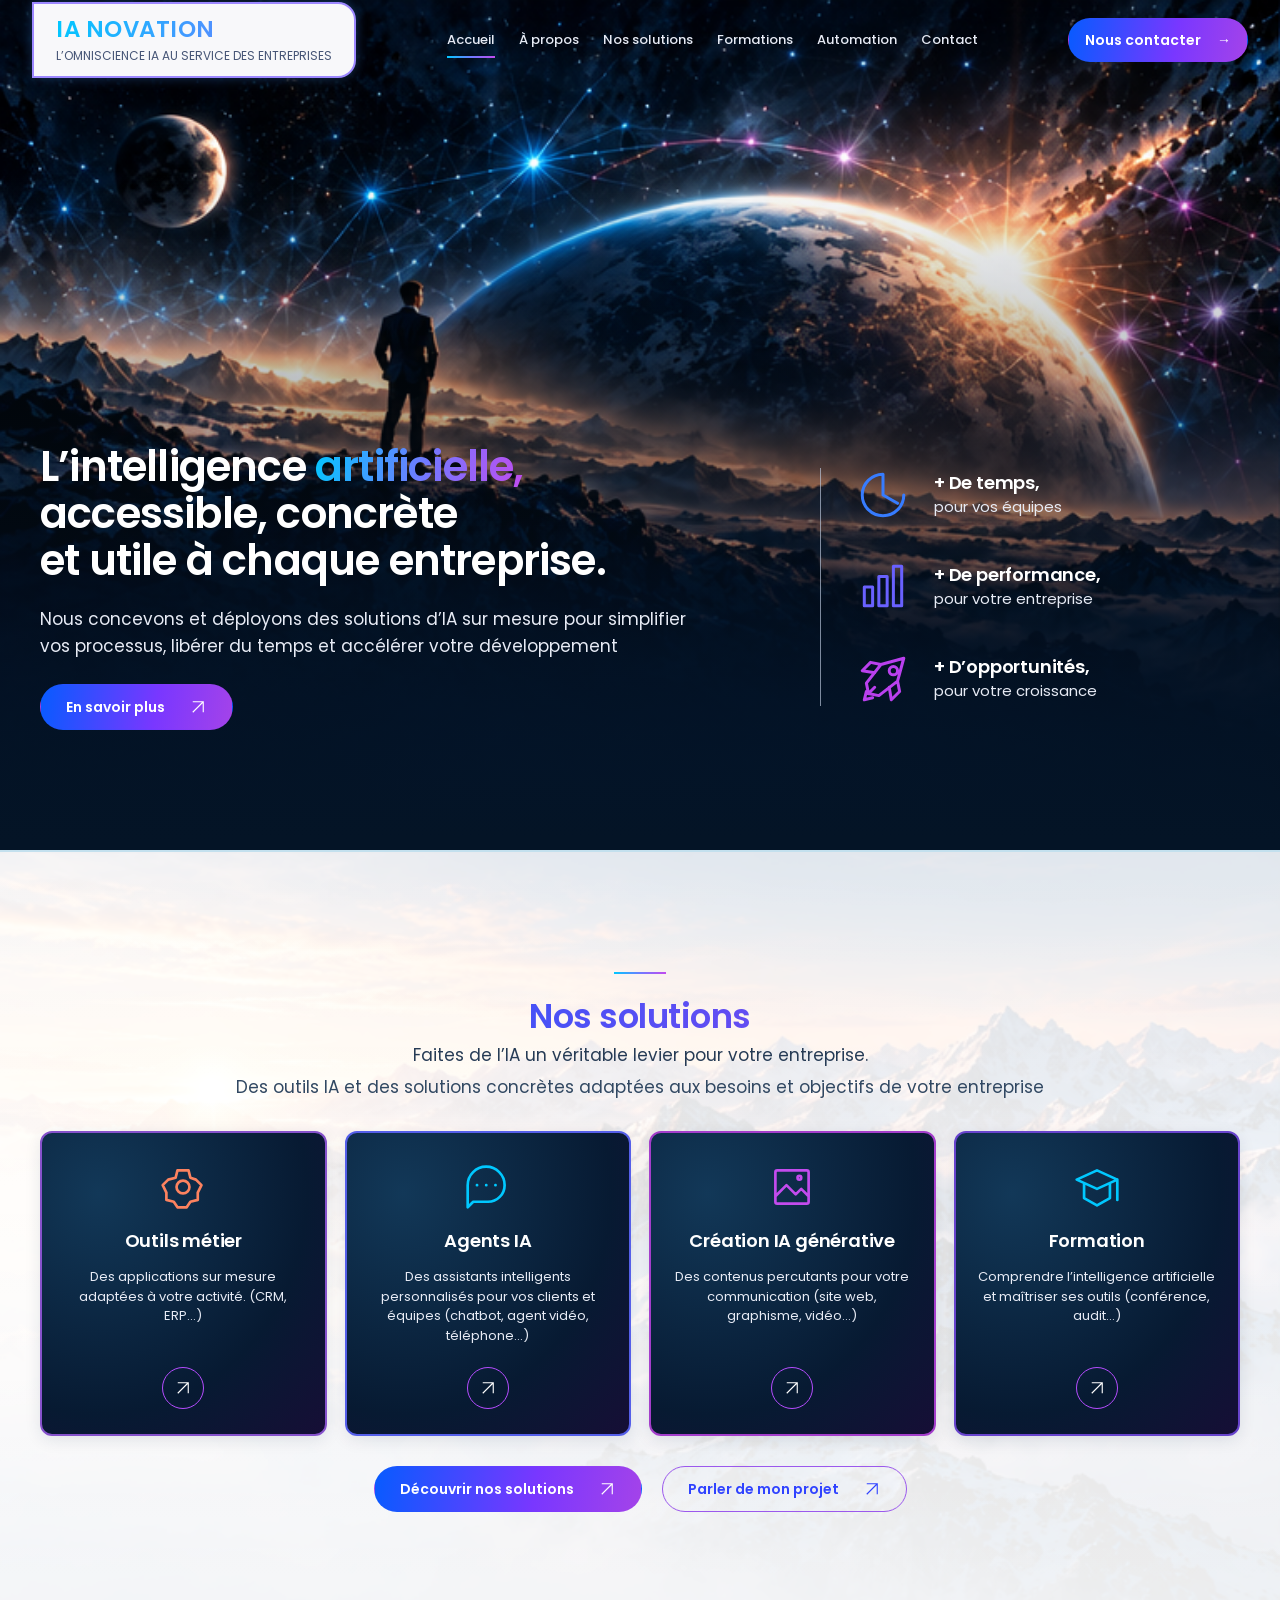
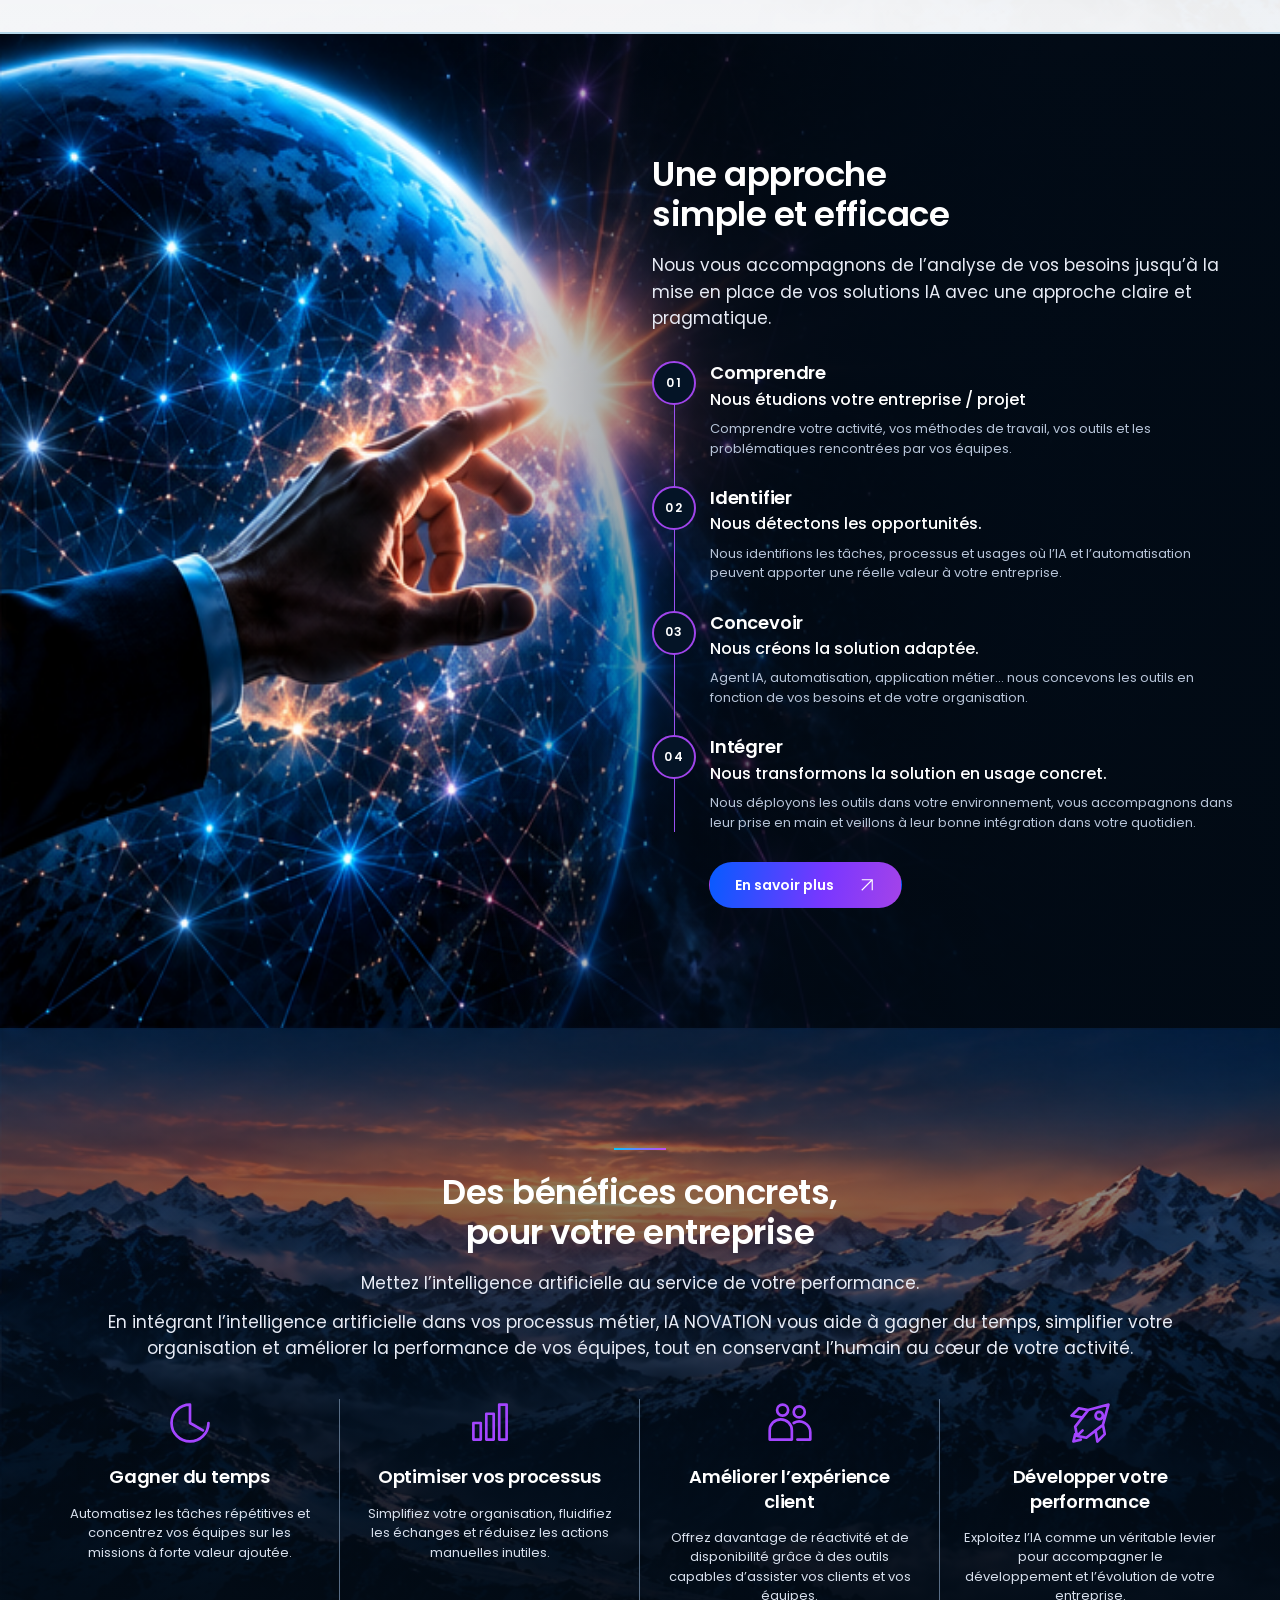
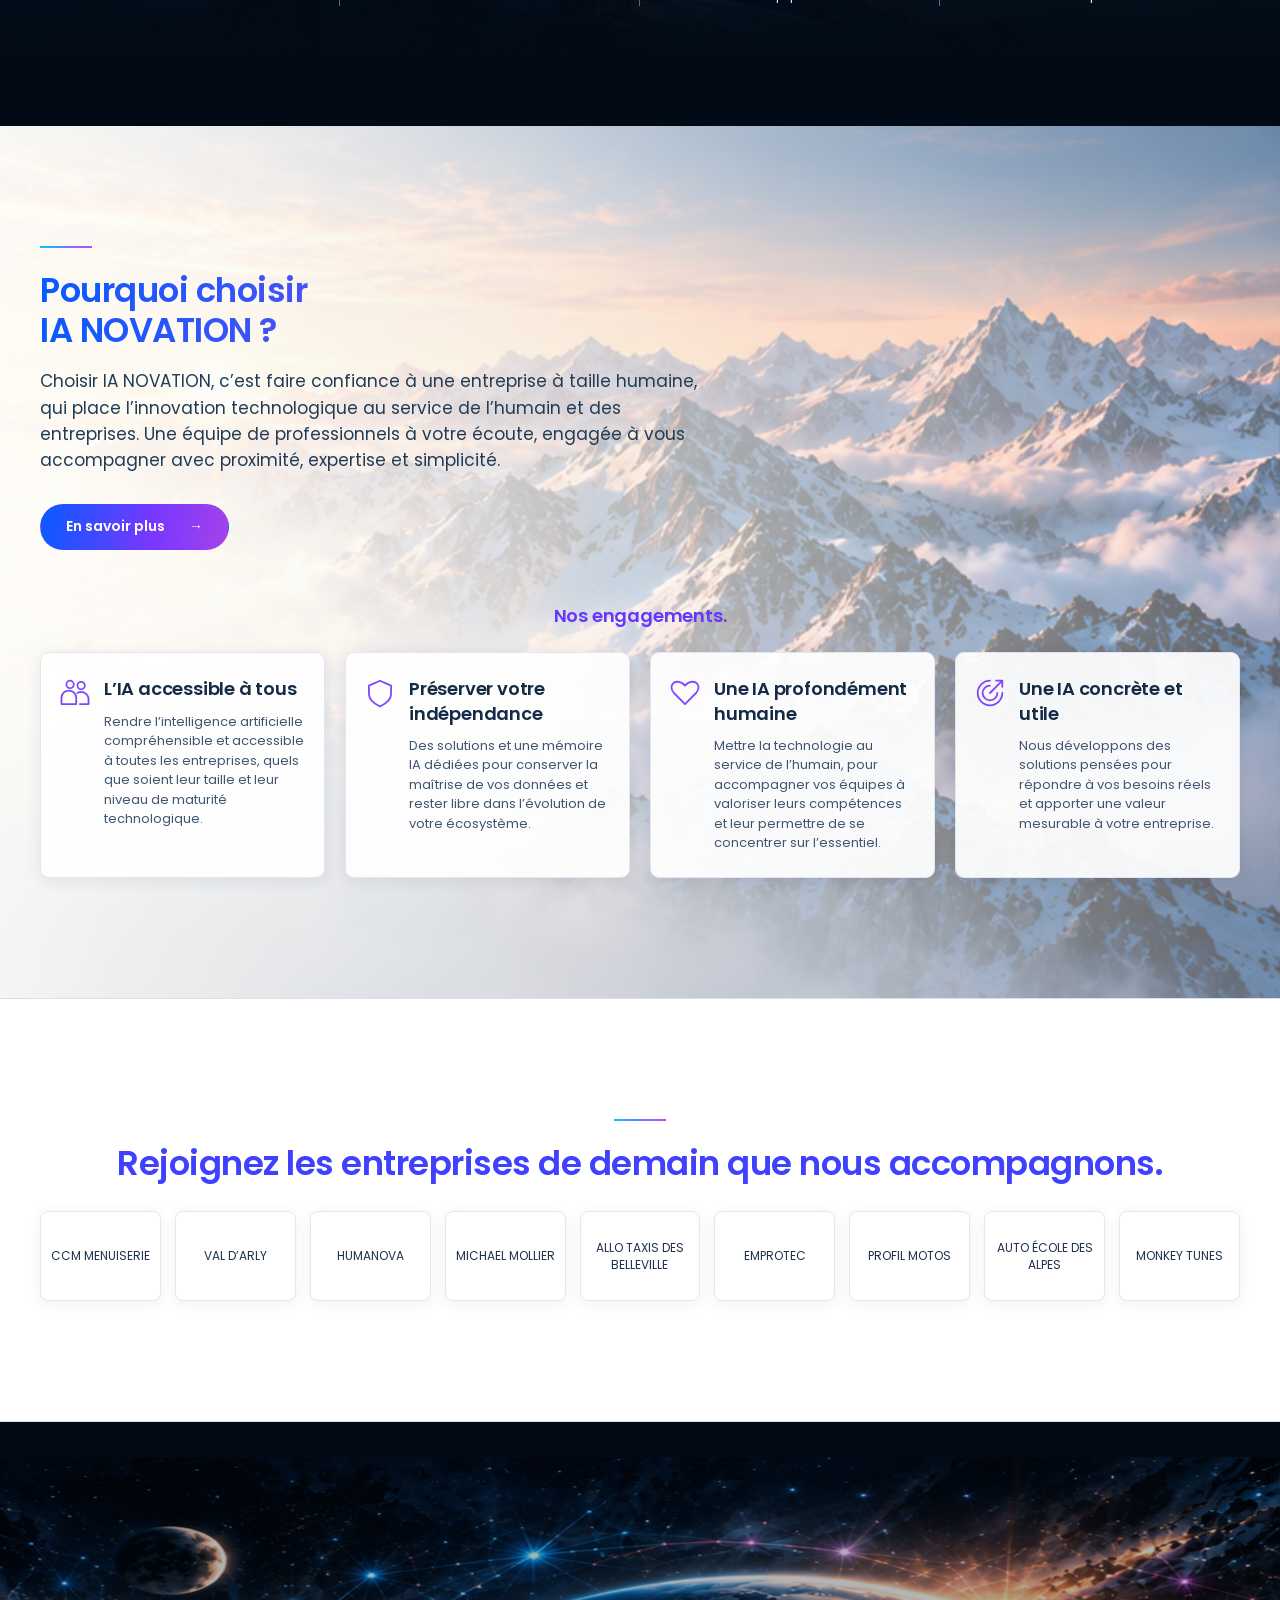
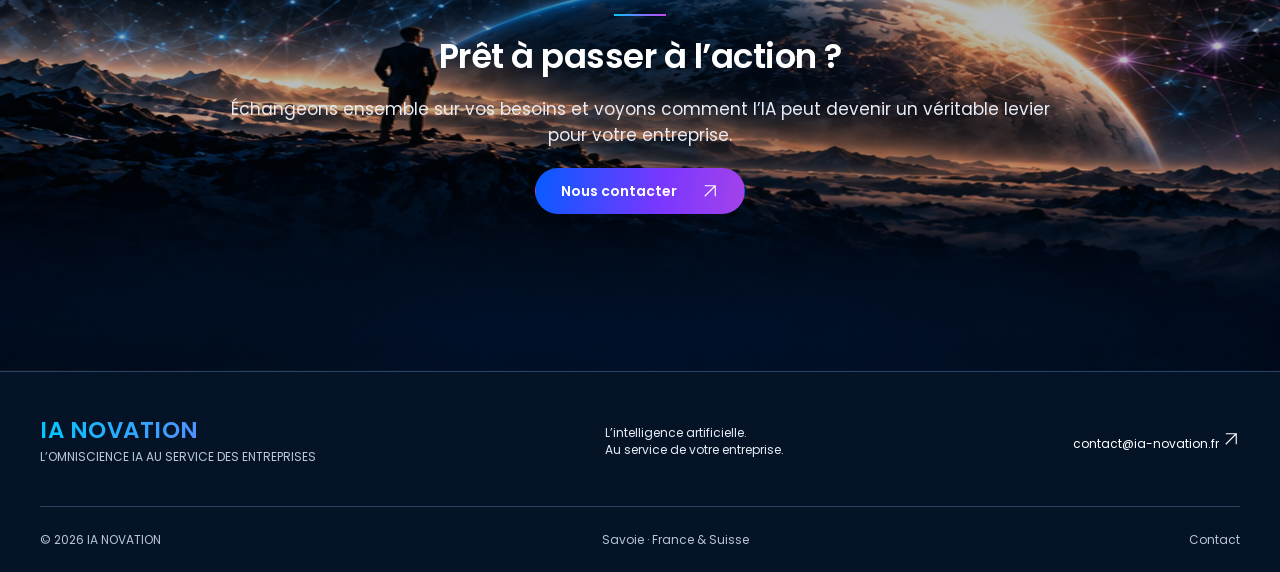
<file: index.html>
<!doctype html><html lang="fr"><head><meta charset="utf-8"><meta name="viewport" content="width=device-width,initial-scale=1"><meta name="theme-color" content="#041426"><meta name="description" content="IA NOVATION : solutions d’intelligence artificielle, agents IA, applications métier et formations. Une équipe en Savoie pour la France et la Suisse."><title>Accueil — IA NOVATION</title><link rel="icon" href="assets/favicon.svg" type="image/svg+xml"><link rel="stylesheet" href="style.css"><link rel="stylesheet" href="typography.css"><script src="app.js" defer></script></head><body class="home-page"><a class="skip" href="#contenu">Aller au contenu</a><header><div class="header-inner wrap"><a href="index.html" class="brand" aria-label="IA NOVATION — Accueil"><span class="brand-name">IA NOVATION<small>L’OMNISCIENCE IA AU SERVICE DES ENTREPRISES</small></span></a><button class="menu-toggle" aria-expanded="false" aria-controls="navigation">Menu <span aria-hidden="true">☰</span></button><nav id="navigation" aria-label="Navigation principale"><a href="index.html" aria-current="page">Accueil</a><a href="a-propos.html" >À propos</a><a href="solutions.html" >Nos solutions</a><a href="formation.html" >Formations</a><a href="solutions.html#outils">Automation</a><a href="contact.html" >Contact</a></nav><a class="header-cta button" href="contact.html">Nous contacter <span aria-hidden="true">→</span></a></div></header><main id="contenu"><section class="hero wrap"><div class="hero-copy"><div class="hero-text"><h1><strong>L’intelligence <span>artificielle,</span></strong><br>accessible, concrète<br>et utile à chaque entreprise.</h1><p class="lead">Nous concevons et déployons des solutions d’IA sur mesure pour simplifier vos processus, libérer du temps et accélérer votre développement</p><div class="actions"><a class="button " href="a-propos.html">En savoir plus<span><svg aria-hidden="true" viewBox="0 0 24 24" width="18" height="18" fill="none" stroke="currentColor" stroke-width="1.5"><path d="M5 19 19 5M5 5h14v14"/></svg></span></a></div></div><div class="hero-promises"><p><svg class="line-icon" aria-hidden="true" viewBox="-1 -1 26 26" fill="none" stroke="currentColor" stroke-width="1.45" stroke-linecap="round" stroke-linejoin="round"><path d="M22 12a10 10 0 1 1-10-10 M12 2v10l7 4"/></svg><span><b>+ De temps,</b> pour vos équipes</span></p><p><svg class="line-icon" aria-hidden="true" viewBox="-1 -1 26 26" fill="none" stroke="currentColor" stroke-width="1.45" stroke-linecap="round" stroke-linejoin="round"><path d="M3 21V12h4v9H3Z M10 21V7h4v14h-4Z M17 21V2h4v19h-4Z"/></svg><span><b>+ De performance,</b> pour votre entreprise</span></p><p><svg class="line-icon" aria-hidden="true" viewBox="-1 -1 26 26" fill="none" stroke="currentColor" stroke-width="1.45" stroke-linecap="round" stroke-linejoin="round"><path d="M8 16 5 19l-1-5 7-9 11-3-3 11-9 7-5-1 3-3Z M15 8a2 2 0 1 0 4 0 2 2 0 0 0-4 0Z M7 21l-4 1 1-4 M11 5 6 4 2 8l6 1 M19 13l1 5-4 4-1-6"/></svg><span><b>+ D’opportunités,</b> pour votre croissance</span></p></div></div></section><section class="section wrap" id="solutions"><div class="section-heading"><span class="section-rule" aria-hidden="true"></span><h2>Nos solutions</h2><p class="section-subtitle">Faites de l’IA un véritable levier pour votre entreprise.</p></div><p class="intro">Des outils IA et des solutions concrètes adaptées aux besoins et objectifs de votre entreprise</p><div class="solution-grid"><a class="solution-card" href="solutions.html#outils"><svg class="line-icon" aria-hidden="true" viewBox="-1 -1 26 26" fill="none" stroke="currentColor" stroke-width="1.45" stroke-linecap="round" stroke-linejoin="round"><path d="M9 3h6l1 4 3 1 3 3-2 4v4l-4 1-2 3H9l-2-3-4-1v-4L1 11l3-3 4-1 1-4Z M15.5 12a3.5 3.5 0 1 1-7 0 3.5 3.5 0 0 1 7 0Z"/></svg><h3>Outils métier</h3><p>Des applications sur mesure adaptées à votre activité. (CRM, ERP…)</p><span class="circle-arrow"><svg aria-hidden="true" viewBox="0 0 24 24" width="18" height="18" fill="none" stroke="currentColor" stroke-width="1.5"><path d="M5 19 19 5M5 5h14v14"/></svg></span></a><a class="solution-card" href="solutions.html#agents"><svg class="line-icon" aria-hidden="true" viewBox="-1 -1 26 26" fill="none" stroke="currentColor" stroke-width="1.45" stroke-linecap="round" stroke-linejoin="round"><path d="M21 11a9 9 0 0 1-9 9H4l-3 3V11a10 10 0 0 1 20 0Z M6 11h.1 M11 11h.1 M16 11h.1"/></svg><h3>Agents IA</h3><p>Des assistants intelligents personnalisés pour vos clients et équipes (chatbot, agent vidéo, téléphone…)</p><span class="circle-arrow"><svg aria-hidden="true" viewBox="0 0 24 24" width="18" height="18" fill="none" stroke="currentColor" stroke-width="1.5"><path d="M5 19 19 5M5 5h14v14"/></svg></span></a><a class="solution-card" href="solutions.html#creation"><svg class="line-icon" aria-hidden="true" viewBox="-1 -1 26 26" fill="none" stroke="currentColor" stroke-width="1.45" stroke-linecap="round" stroke-linejoin="round"><path d="M4 3h16a1 1 0 0 1 1 1v16a1 1 0 0 1-1 1H4a1 1 0 0 1-1-1V4a1 1 0 0 1 1-1Z M3 17l6-6 5 5 3-3 4 4 M17 7a1 1 0 1 1-2 0 1 1 0 0 1 2 0Z"/></svg><h3>Création IA générative</h3><p>Des contenus percutants pour votre communication (site web, graphisme, vidéo…)</p><span class="circle-arrow"><svg aria-hidden="true" viewBox="0 0 24 24" width="18" height="18" fill="none" stroke="currentColor" stroke-width="1.5"><path d="M5 19 19 5M5 5h14v14"/></svg></span></a><a class="solution-card" href="solutions.html"><svg class="line-icon" aria-hidden="true" viewBox="-1 -1 26 26" fill="none" stroke="currentColor" stroke-width="1.45" stroke-linecap="round" stroke-linejoin="round"><path d="M1 8 12 3l11 5-11 5L1 8Z M5 10v8l7 4 7-4v-8 M23 8v11"/></svg><h3>Formation</h3><p>Comprendre l’intelligence artificielle et maîtriser ses outils (conférence, audit…)</p><span class="circle-arrow"><svg aria-hidden="true" viewBox="0 0 24 24" width="18" height="18" fill="none" stroke="currentColor" stroke-width="1.5"><path d="M5 19 19 5M5 5h14v14"/></svg></span></a></div><div class="actions"><a class="button " href="solutions.html">Découvrir nos solutions<span><svg aria-hidden="true" viewBox="0 0 24 24" width="18" height="18" fill="none" stroke="currentColor" stroke-width="1.5"><path d="M5 19 19 5M5 5h14v14"/></svg></span></a><a class="button secondary" href="contact.html">Parler de mon projet<span><svg aria-hidden="true" viewBox="0 0 24 24" width="18" height="18" fill="none" stroke="currentColor" stroke-width="1.5"><path d="M5 19 19 5M5 5h14v14"/></svg></span></a></div></section><section class="section wrap" id="approche"><div class="approach-copy"><div class="section-heading"><h2><strong>Une approche</strong><br>simple et efficace</h2></div><p class="intro">Nous vous accompagnons de l’analyse de vos besoins jusqu’à la mise en place de vos solutions IA avec une approche claire et pragmatique.</p><div class="cards steps"><article class="card"><span class="step-index">01</span><h3>Comprendre</h3><h4>Nous étudions votre entreprise / projet</h4><p class="card-text">Comprendre votre activité, vos méthodes de travail, vos outils et les problématiques rencontrées par vos équipes.</p></article><article class="card"><span class="step-index">02</span><h3>Identifier</h3><h4>Nous détectons les opportunités.</h4><p class="card-text">Nous identifions les tâches, processus et usages où l’IA et l’automatisation peuvent apporter une réelle valeur à votre entreprise.</p></article><article class="card"><span class="step-index">03</span><h3>Concevoir</h3><h4>Nous créons la solution adaptée.</h4><p class="card-text">Agent IA, automatisation, application métier… nous concevons les outils en fonction de vos besoins et de votre organisation.</p></article><article class="card"><span class="step-index">04</span><h3>Intégrer</h3><h4>Nous transformons la solution en usage concret.</h4><p class="card-text">Nous déployons les outils dans votre environnement, vous accompagnons dans leur prise en main et veillons à leur bonne intégration dans votre quotidien.</p></article></div><div class="actions"><a class="button " href="a-propos.html">En savoir plus<span><svg aria-hidden="true" viewBox="0 0 24 24" width="18" height="18" fill="none" stroke="currentColor" stroke-width="1.5"><path d="M5 19 19 5M5 5h14v14"/></svg></span></a></div></div></section><section class="section wrap" id="benefices"><div class="section-heading"><span class="section-rule" aria-hidden="true"></span><h2><strong>Des bénéfices concrets,</strong><br>pour votre entreprise</h2></div><p class="intro">Mettez l’intelligence artificielle au service de votre performance.</p><p class="intro">En intégrant l’intelligence artificielle dans vos processus métier, IA NOVATION vous aide à gagner du temps, simplifier votre organisation et améliorer la performance de vos équipes, tout en conservant l’humain au cœur de votre activité.</p><div class="cards "><article class="card"><svg class="line-icon" aria-hidden="true" viewBox="-1 -1 26 26" fill="none" stroke="currentColor" stroke-width="1.45" stroke-linecap="round" stroke-linejoin="round"><path d="M22 12a10 10 0 1 1-10-10 M12 2v10l7 4"/></svg><h3>Gagner du temps</h3><p class="card-text">Automatisez les tâches répétitives et concentrez vos équipes sur les missions à forte valeur ajoutée.</p></article><article class="card"><svg class="line-icon" aria-hidden="true" viewBox="-1 -1 26 26" fill="none" stroke="currentColor" stroke-width="1.45" stroke-linecap="round" stroke-linejoin="round"><path d="M3 21V12h4v9H3Z M10 21V7h4v14h-4Z M17 21V2h4v19h-4Z"/></svg><h3>Optimiser vos processus</h3><p class="card-text">Simplifiez votre organisation, fluidifiez les échanges et réduisez les actions manuelles inutiles.</p></article><article class="card"><svg class="line-icon" aria-hidden="true" viewBox="-1 -1 26 26" fill="none" stroke="currentColor" stroke-width="1.45" stroke-linecap="round" stroke-linejoin="round"><path d="M8 8a3 3 0 1 0 0-6 3 3 0 0 0 0 6Z M17 9a3 3 0 1 0 0-6 3 3 0 0 0 0 6Z M1 21v-5a6 6 0 0 1 12 0v5H1Z M14 12a6 6 0 0 1 9 5v4h-7"/></svg><h3>Améliorer l’expérience client</h3><p class="card-text">Offrez davantage de réactivité et de disponibilité grâce à des outils capables d’assister vos clients et vos équipes.</p></article><article class="card"><svg class="line-icon" aria-hidden="true" viewBox="-1 -1 26 26" fill="none" stroke="currentColor" stroke-width="1.45" stroke-linecap="round" stroke-linejoin="round"><path d="M8 16 5 19l-1-5 7-9 11-3-3 11-9 7-5-1 3-3Z M15 8a2 2 0 1 0 4 0 2 2 0 0 0-4 0Z M7 21l-4 1 1-4 M11 5 6 4 2 8l6 1 M19 13l1 5-4 4-1-6"/></svg><h3>Développer votre performance</h3><p class="card-text">Exploitez l’IA comme un véritable levier pour accompagner le développement et l’évolution de votre entreprise.</p></article></div></section><section class="section wrap" id="engagements"><div class="why-intro"><div class="section-heading"><span class="section-rule" aria-hidden="true"></span><h2><strong>Pourquoi choisir</strong><br>IA NOVATION ?</h2></div><p class="intro">Choisir IA NOVATION, c’est faire confiance à une entreprise à taille humaine, qui place l’innovation technologique au service de l’humain et des entreprises. Une équipe de professionnels à votre écoute, engagée à vous accompagner avec proximité, expertise et simplicité.</p><div class="actions"><a class="button" href="a-propos.html">En savoir plus <span aria-hidden="true">→</span></a></div></div><h3 class="subheading">Nos engagements.</h3><div class="cards "><article class="card"><svg class="line-icon" aria-hidden="true" viewBox="-1 -1 26 26" fill="none" stroke="currentColor" stroke-width="1.45" stroke-linecap="round" stroke-linejoin="round"><path d="M8 8a3 3 0 1 0 0-6 3 3 0 0 0 0 6Z M17 9a3 3 0 1 0 0-6 3 3 0 0 0 0 6Z M1 21v-5a6 6 0 0 1 12 0v5H1Z M14 12a6 6 0 0 1 9 5v4h-7"/></svg><h3>L’IA accessible à tous</h3><p class="card-text">Rendre l’intelligence artificielle compréhensible et accessible à toutes les entreprises, quels que soient leur taille et leur niveau de maturité technologique.</p></article><article class="card"><svg class="line-icon" aria-hidden="true" viewBox="-1 -1 26 26" fill="none" stroke="currentColor" stroke-width="1.45" stroke-linecap="round" stroke-linejoin="round"><path d="M12 2 21 6v7c0 5-5 8-9 10-4-2-9-5-9-10V6l9-4Z"/></svg><h3>Préserver votre indépendance</h3><p class="card-text">Des solutions et une mémoire IA dédiées pour conserver la maîtrise de vos données et rester libre dans l’évolution de votre écosystème.</p></article><article class="card"><svg class="line-icon" aria-hidden="true" viewBox="-1 -1 26 26" fill="none" stroke="currentColor" stroke-width="1.45" stroke-linecap="round" stroke-linejoin="round"><path d="M12 21 3 12C-3 5 6-1 12 6c6-7 15-1 9 6l-9 9Z"/></svg><h3>Une IA profondément humaine</h3><p class="card-text">Mettre la technologie au service de l’humain, pour accompagner vos équipes à valoriser leurs compétences et leur permettre de se concentrer sur l’essentiel.</p></article><article class="card"><svg class="line-icon" aria-hidden="true" viewBox="-1 -1 26 26" fill="none" stroke="currentColor" stroke-width="1.45" stroke-linecap="round" stroke-linejoin="round"><path d="M22 12a10 10 0 1 1-10-10 M18 12a6 6 0 1 1-6-6 M12 12 22 2 M17 2h5v5"/></svg><h3>Une IA concrète et utile</h3><p class="card-text">Nous développons des solutions pensées pour répondre à vos besoins réels et apporter une valeur mesurable à votre entreprise.</p></article></div></section><section class="section wrap" id="references"><div class="section-heading"><span class="section-rule" aria-hidden="true"></span><h2>Rejoignez les entreprises de demain que nous accompagnons.</h2></div><div class="partners"><span>CCM MENUISERIE</span><span>VAL D’ARLY</span><span>HUMANOVA</span><span>MICHAEL MOLLIER</span><span>ALLO TAXIS DES BELLEVILLE</span><span>EMPROTEC</span><span>PROFIL MOTOS</span><span>AUTO ÉCOLE DES ALPES</span><span>MONKEY TUNES</span></div></section><section class="cta wrap"><span class="section-rule" aria-hidden="true"></span><h2>Prêt à passer à l’action ?</h2><p class="intro">Échangeons ensemble sur vos besoins et voyons comment l’IA peut devenir un véritable levier pour votre entreprise.</p><a class="button " href="contact.html">Nous contacter<span><svg aria-hidden="true" viewBox="0 0 24 24" width="18" height="18" fill="none" stroke="currentColor" stroke-width="1.5"><path d="M5 19 19 5M5 5h14v14"/></svg></span></a></section></main><footer class="wrap"><div class="footer-top"><a class="brand" href="index.html"><span class="brand-name">IA NOVATION<small>L’OMNISCIENCE IA AU SERVICE DES ENTREPRISES</small></span></a><p>L’intelligence artificielle.<br>Au service de votre entreprise.</p><a href="mailto:contact@ia-novation.fr">contact@ia-novation.fr <svg aria-hidden="true" viewBox="0 0 24 24" width="18" height="18" fill="none" stroke="currentColor" stroke-width="1.5"><path d="M5 19 19 5M5 5h14v14"/></svg></a></div><div class="footer-bottom"><span>© 2026 IA NOVATION</span><span>Savoie · France & Suisse</span><a href="contact.html">Contact</a></div></footer></body></html>
</file>
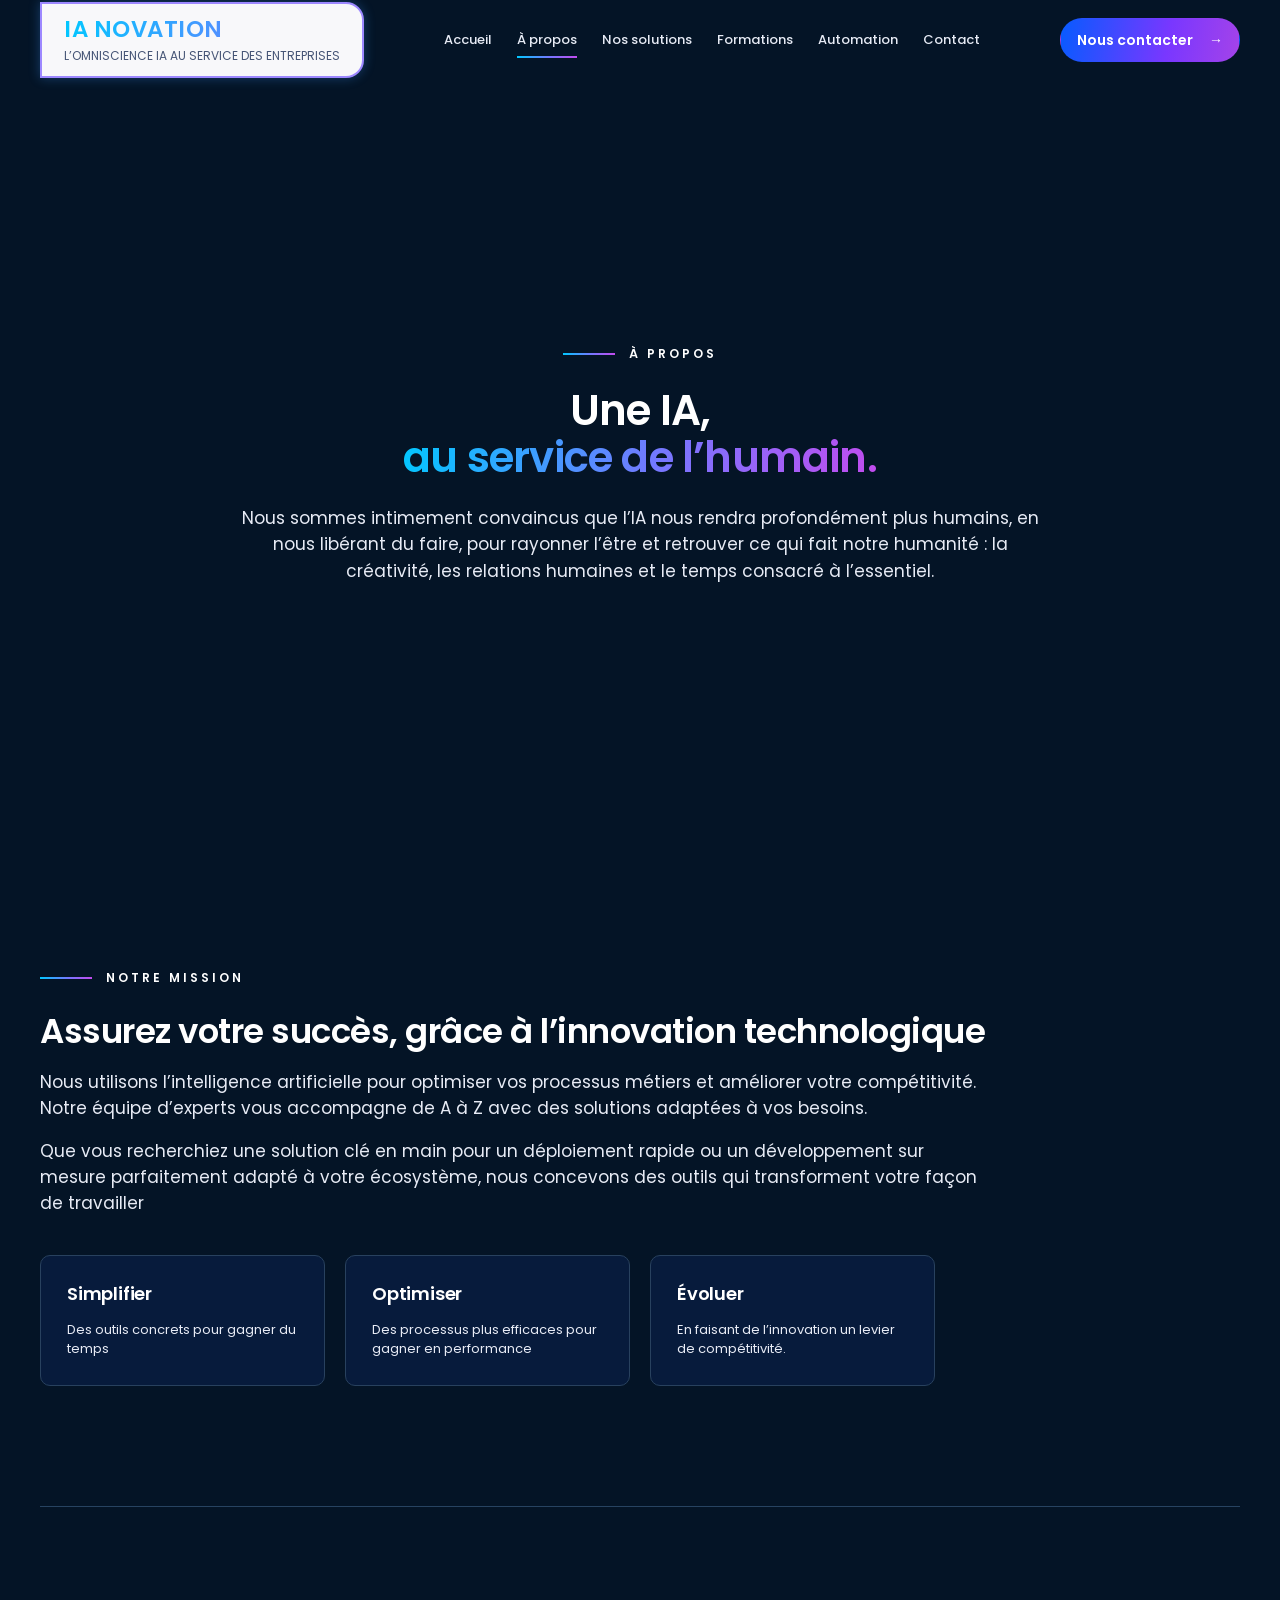
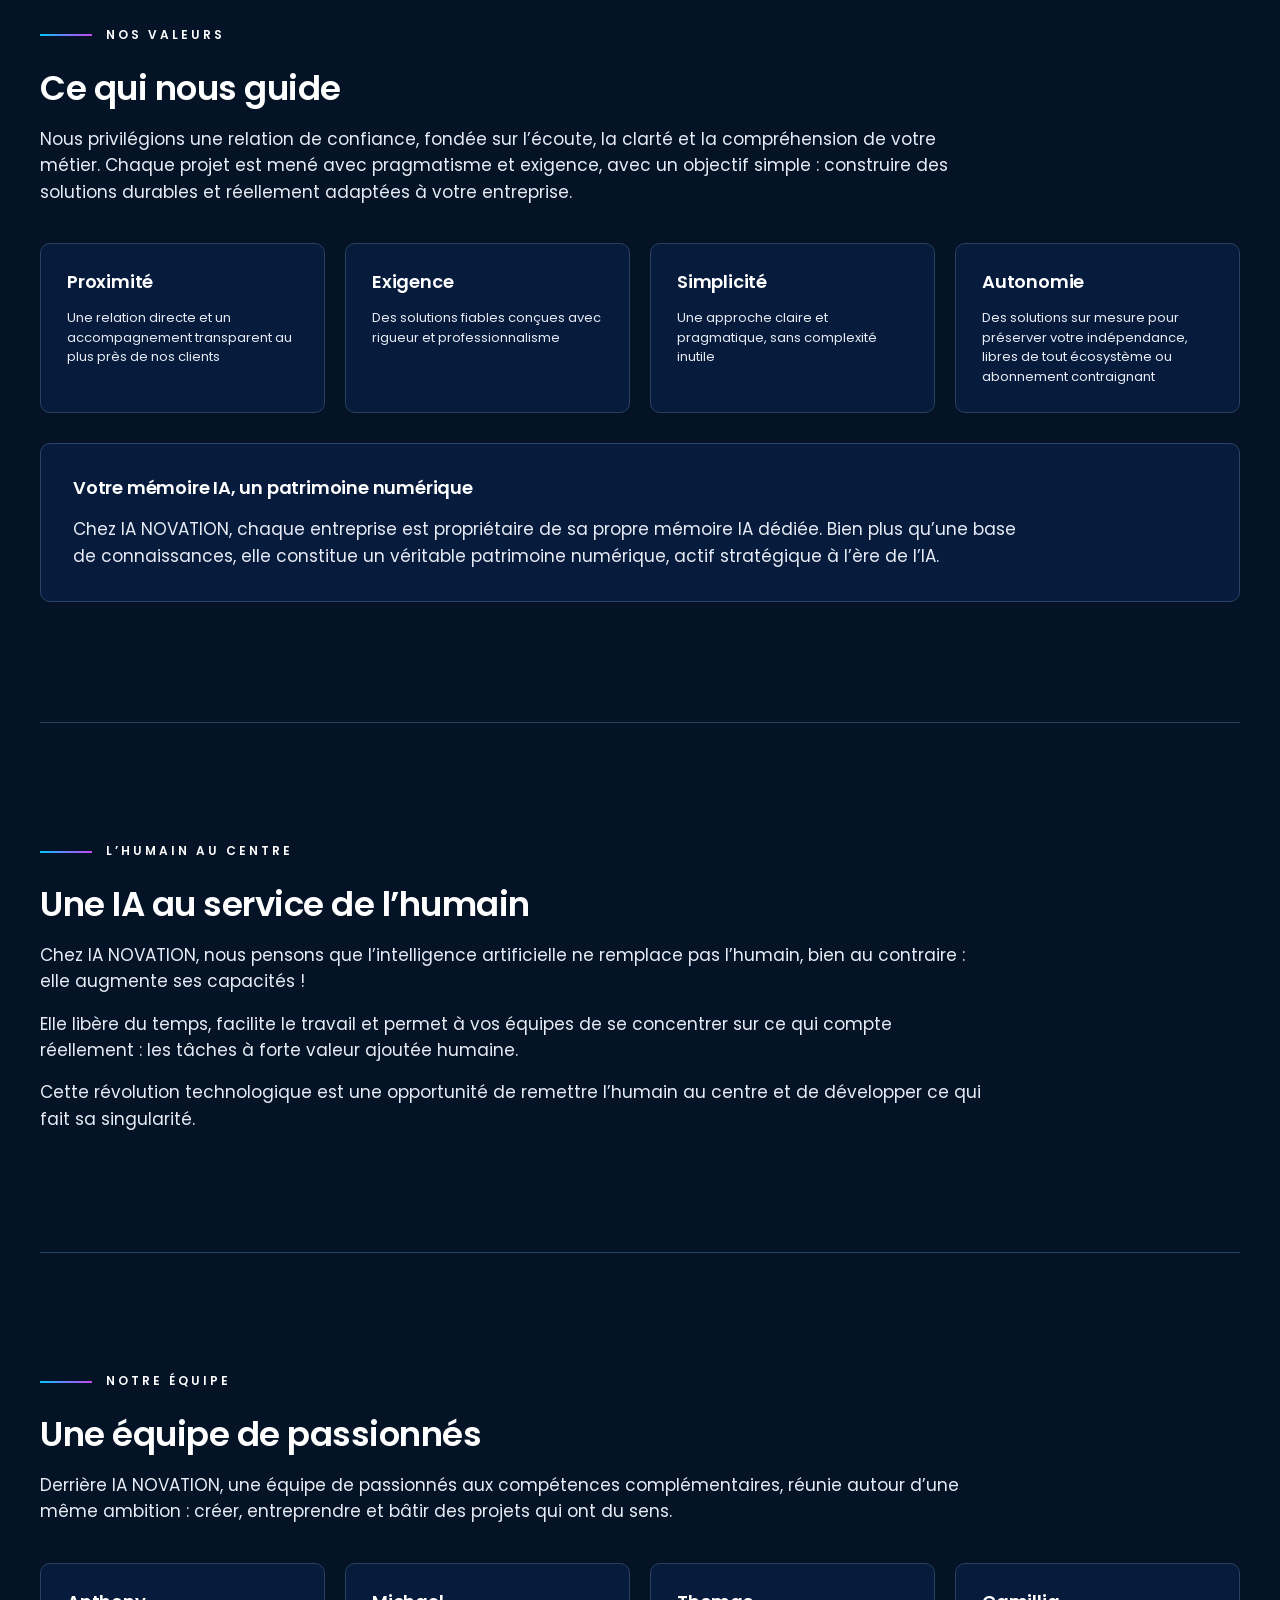
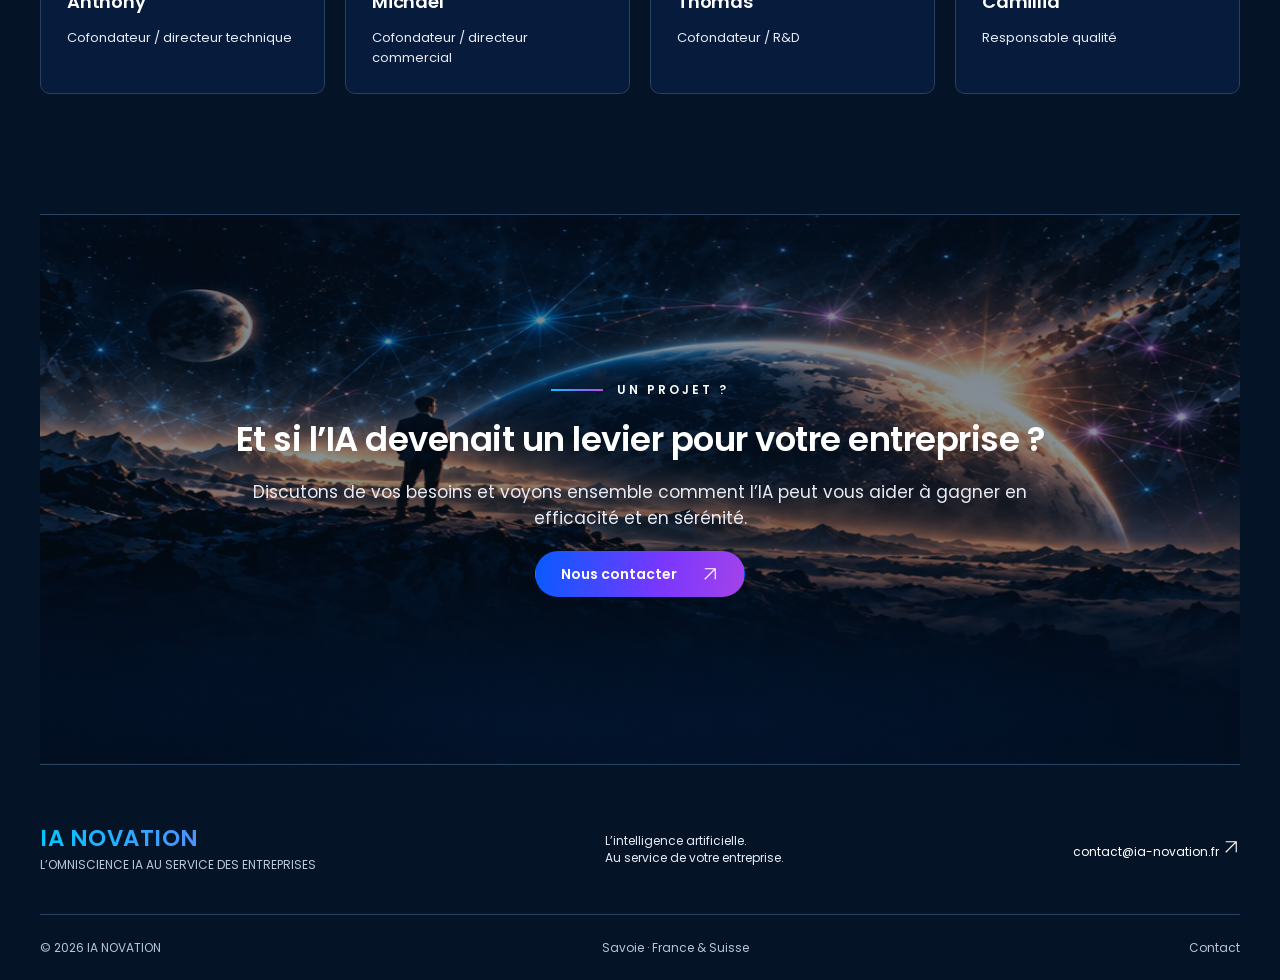
<file: a-propos.html>
<!doctype html><html lang="fr"><head><meta charset="utf-8"><meta name="viewport" content="width=device-width,initial-scale=1"><meta name="theme-color" content="#041426"><meta name="description" content="IA NOVATION : solutions d’intelligence artificielle, agents IA, applications métier et formations. Une équipe en Savoie pour la France et la Suisse."><title>À propos — IA NOVATION</title><link rel="icon" href="assets/favicon.svg" type="image/svg+xml"><link rel="stylesheet" href="style.css"><link rel="stylesheet" href="typography.css"><script src="app.js" defer></script></head><body><a class="skip" href="#contenu">Aller au contenu</a><header><div class="header-inner wrap"><a href="index.html" class="brand" aria-label="IA NOVATION — Accueil"><span class="brand-name">IA NOVATION<small>L’OMNISCIENCE IA AU SERVICE DES ENTREPRISES</small></span></a><button class="menu-toggle" aria-expanded="false" aria-controls="navigation">Menu <span aria-hidden="true">☰</span></button><nav id="navigation" aria-label="Navigation principale"><a href="index.html">Accueil</a><a href="a-propos.html" aria-current="page">À propos</a><a href="solutions.html" >Nos solutions</a><a href="formation.html" >Formations</a><a href="solutions.html#outils">Automation</a><a href="contact.html" >Contact</a></nav><a class="header-cta button" href="contact.html">Nous contacter <span aria-hidden="true">→</span></a></div></header><main id="contenu"><section class="hero wrap"><div class="hero-copy"><p class="eyebrow">À PROPOS</p><h1>Une IA,<br><span>au service de l’humain.</span></h1><p class="lead">Nous sommes intimement convaincus que l’IA nous rendra profondément plus humains, en nous libérant du faire, pour rayonner l’être et retrouver ce qui fait notre humanité : la créativité, les relations humaines et le temps consacré à l’essentiel.</p></div></section><section class="section wrap" id="mission"><div class="section-heading"><p class="eyebrow">NOTRE MISSION</p><h2>Assurez votre succès, grâce à l’innovation technologique</h2></div><p class="intro">Nous utilisons l’intelligence artificielle pour optimiser vos processus métiers et améliorer votre compétitivité. Notre équipe d’experts vous accompagne de A à Z avec des solutions adaptées à vos besoins.</p><p class="intro">Que vous recherchiez une solution clé en main pour un déploiement rapide ou un développement sur mesure parfaitement adapté à votre écosystème, nous concevons des outils qui transforment votre façon de travailler</p><div class="cards "><article class="card"><h3>Simplifier</h3><p class="card-text">Des outils concrets pour gagner du temps</p></article><article class="card"><h3>Optimiser</h3><p class="card-text">Des processus plus efficaces pour gagner en performance</p></article><article class="card"><h3>Évoluer</h3><p class="card-text">En faisant de l’innovation un levier de compétitivité.</p></article></div></section><section class="section wrap" id="valeurs"><div class="section-heading"><p class="eyebrow">NOS VALEURS</p><h2>Ce qui nous guide</h2></div><p class="intro">Nous privilégions une relation de confiance, fondée sur l’écoute, la clarté et la compréhension de votre métier. Chaque projet est mené avec pragmatisme et exigence, avec un objectif simple : construire des solutions durables et réellement adaptées à votre entreprise.</p><div class="cards "><article class="card"><h3>Proximité</h3><p class="card-text">Une relation directe et un accompagnement transparent au plus près de nos clients</p></article><article class="card"><h3>Exigence</h3><p class="card-text">Des solutions fiables conçues avec rigueur et professionnalisme</p></article><article class="card"><h3>Simplicité</h3><p class="card-text">Une approche claire et pragmatique, sans complexité inutile</p></article><article class="card"><h3>Autonomie</h3><p class="card-text">Des solutions sur mesure pour préserver votre indépendance, libres de tout écosystème ou abonnement contraignant</p></article></div><div class="feature-panel"><h3>Votre mémoire IA, un patrimoine numérique</h3><p class="intro">Chez IA NOVATION, chaque entreprise est propriétaire de sa propre mémoire IA dédiée. Bien plus qu’une base de connaissances, elle constitue un véritable patrimoine numérique, actif stratégique à l’ère de l’IA.</p></div></section><section class="section wrap" id="humain"><div class="section-heading"><p class="eyebrow">L’HUMAIN AU CENTRE</p><h2>Une IA au service de l’humain</h2></div><p class="intro">Chez IA NOVATION, nous pensons que l’intelligence artificielle ne remplace pas l’humain, bien au contraire : elle augmente ses capacités !</p><p class="intro">Elle libère du temps, facilite le travail et permet à vos équipes de se concentrer sur ce qui compte réellement : les tâches à forte valeur ajoutée humaine.</p><p class="intro">Cette révolution technologique est une opportunité de remettre l’humain au centre et de développer ce qui fait sa singularité.</p></section><section class="section wrap" id="equipe"><div class="section-heading"><p class="eyebrow">NOTRE ÉQUIPE</p><h2>Une équipe de passionnés</h2></div><p class="intro">Derrière IA NOVATION, une équipe de passionnés aux compétences complémentaires, réunie autour d’une même ambition : créer, entreprendre et bâtir des projets qui ont du sens.</p><div class="cards "><article class="card"><h3>Anthony</h3><p class="card-text">Cofondateur / directeur technique</p></article><article class="card"><h3>Michael</h3><p class="card-text">Cofondateur / directeur commercial</p></article><article class="card"><h3>Thomas</h3><p class="card-text">Cofondateur / R&D</p></article><article class="card"><h3>Camillia</h3><p class="card-text">Responsable qualité</p></article></div></section><section class="cta wrap"><p class="eyebrow">UN PROJET ?</p><h2>Et si l’IA devenait un levier pour votre entreprise ?</h2><p class="intro">Discutons de vos besoins et voyons ensemble comment l’IA peut vous aider à gagner en efficacité et en sérénité.</p><a class="button " href="contact.html">Nous contacter<span><svg aria-hidden="true" viewBox="0 0 24 24" width="18" height="18" fill="none" stroke="currentColor" stroke-width="1.5"><path d="M5 19 19 5M5 5h14v14"/></svg></span></a></section></main><footer class="wrap"><div class="footer-top"><a class="brand" href="index.html"><span class="brand-name">IA NOVATION<small>L’OMNISCIENCE IA AU SERVICE DES ENTREPRISES</small></span></a><p>L’intelligence artificielle.<br>Au service de votre entreprise.</p><a href="mailto:contact@ia-novation.fr">contact@ia-novation.fr <svg aria-hidden="true" viewBox="0 0 24 24" width="18" height="18" fill="none" stroke="currentColor" stroke-width="1.5"><path d="M5 19 19 5M5 5h14v14"/></svg></a></div><div class="footer-bottom"><span>© 2026 IA NOVATION</span><span>Savoie · France & Suisse</span><a href="contact.html">Contact</a></div></footer></body></html>
</file>
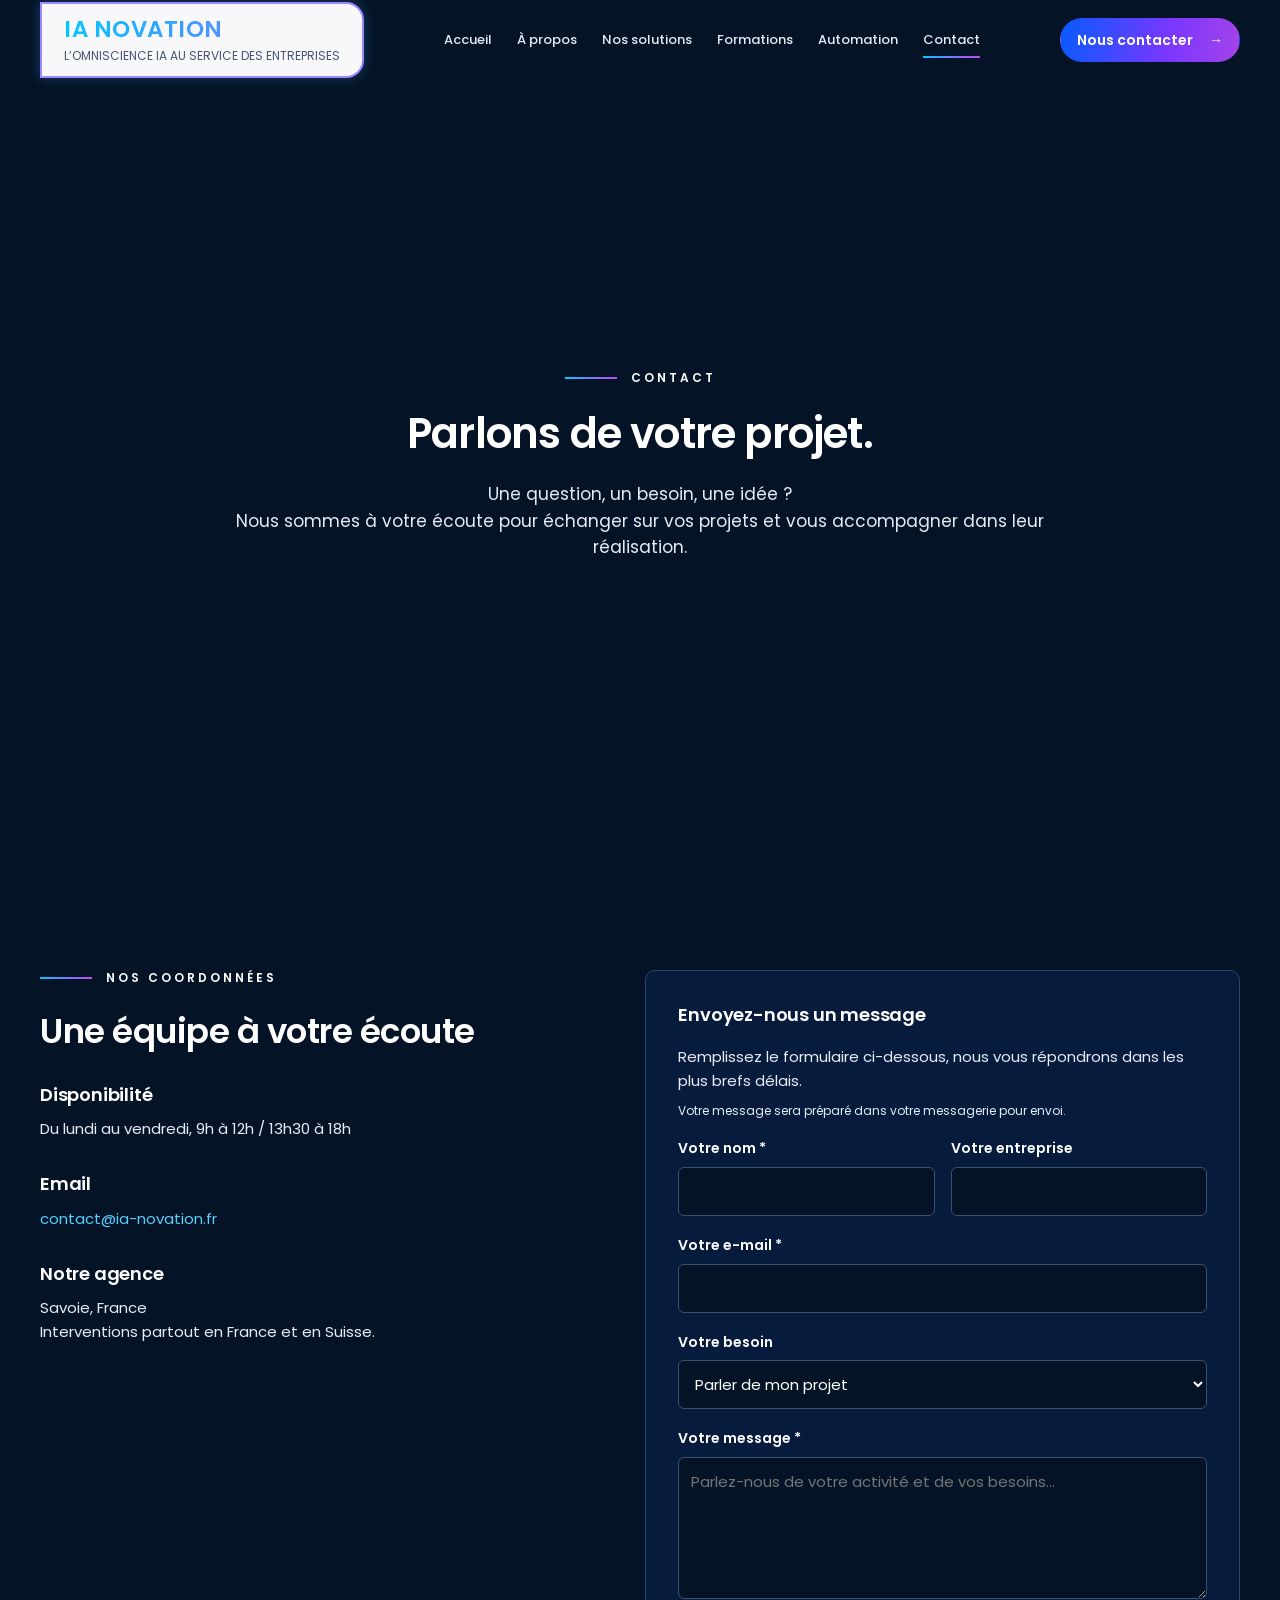
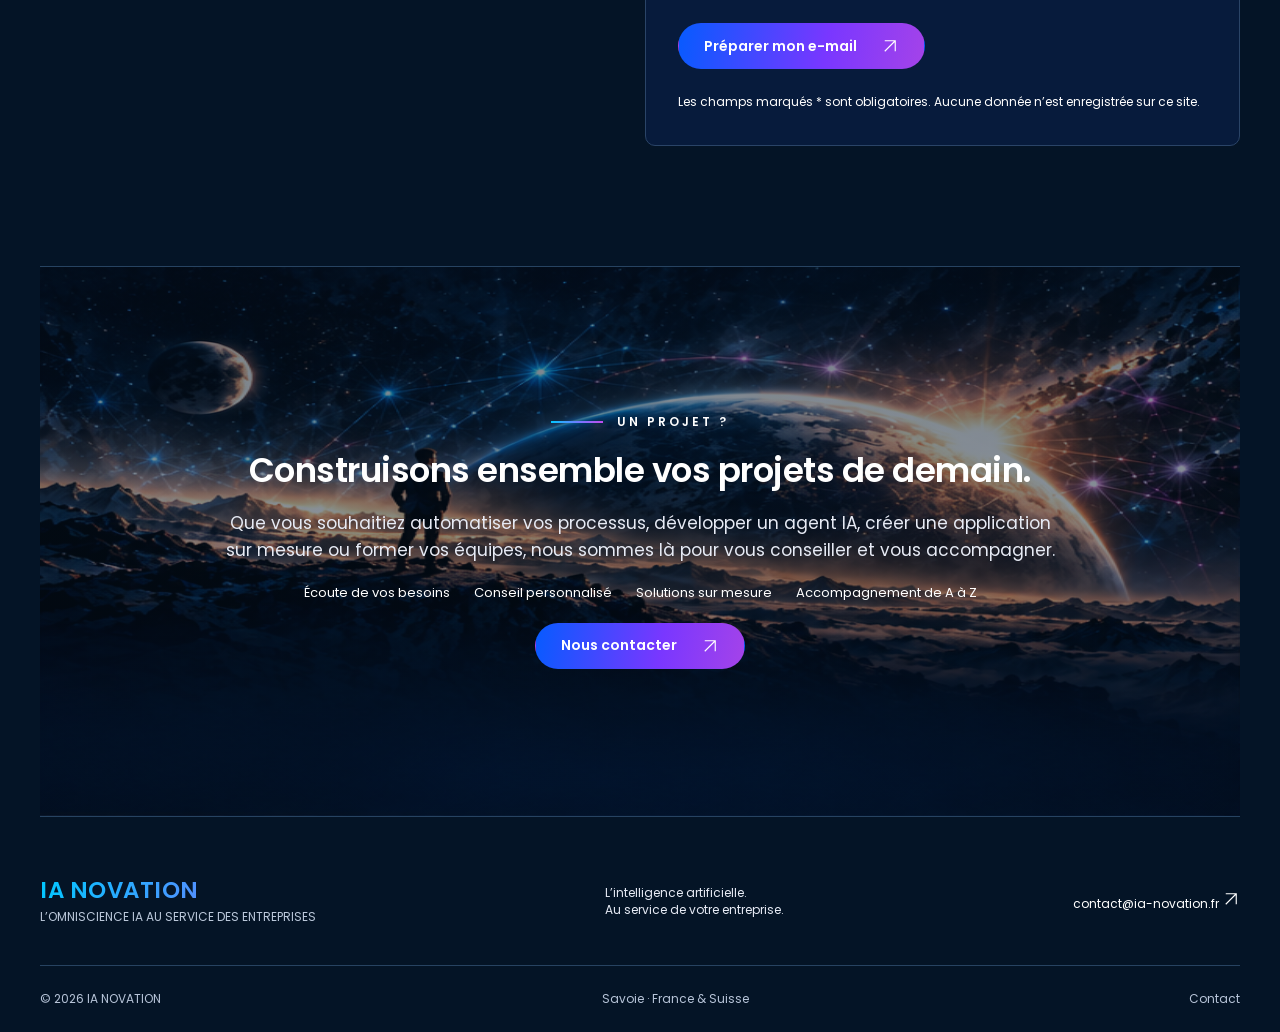
<file: contact.html>
<!doctype html><html lang="fr"><head><meta charset="utf-8"><meta name="viewport" content="width=device-width,initial-scale=1"><meta name="theme-color" content="#041426"><meta name="description" content="IA NOVATION : solutions d’intelligence artificielle, agents IA, applications métier et formations. Une équipe en Savoie pour la France et la Suisse."><title>Contact — IA NOVATION</title><link rel="icon" href="assets/favicon.svg" type="image/svg+xml"><link rel="stylesheet" href="style.css"><link rel="stylesheet" href="typography.css"><script src="app.js" defer></script></head><body><a class="skip" href="#contenu">Aller au contenu</a><header><div class="header-inner wrap"><a href="index.html" class="brand" aria-label="IA NOVATION — Accueil"><span class="brand-name">IA NOVATION<small>L’OMNISCIENCE IA AU SERVICE DES ENTREPRISES</small></span></a><button class="menu-toggle" aria-expanded="false" aria-controls="navigation">Menu <span aria-hidden="true">☰</span></button><nav id="navigation" aria-label="Navigation principale"><a href="index.html">Accueil</a><a href="a-propos.html" >À propos</a><a href="solutions.html" >Nos solutions</a><a href="formation.html" >Formations</a><a href="solutions.html#outils">Automation</a><a href="contact.html" aria-current="page">Contact</a></nav><a class="header-cta button" href="contact.html">Nous contacter <span aria-hidden="true">→</span></a></div></header><main id="contenu"><section class="hero wrap"><div class="hero-copy"><p class="eyebrow">CONTACT</p><h1>Parlons de votre projet.</h1><p class="lead">Une question, un besoin, une idée ?<br>Nous sommes à votre écoute pour échanger sur vos projets et vous accompagner dans leur réalisation.</p></div></section><section class="section wrap contact-grid"><div><p class="eyebrow">NOS COORDONNÉES</p><h2>Une équipe à votre écoute</h2><div class="contact-detail"><h3>Disponibilité</h3><p>Du lundi au vendredi, 9h à 12h / 13h30 à 18h</p></div><div class="contact-detail"><h3>Email</h3><a href="mailto:contact@ia-novation.fr">contact@ia-novation.fr</a></div><div class="contact-detail"><h3>Notre agence</h3><p>Savoie, France<br>Interventions partout en France et en Suisse.</p></div></div><form id="contact-form" class="feature-panel"><h3>Envoyez-nous un message</h3><p>Remplissez le formulaire ci-dessous, nous vous répondrons dans les plus brefs délais.</p><p class="form-note">Votre message sera préparé dans votre messagerie pour envoi.</p><div class="form-row"><label>Votre nom *<input name="nom" autocomplete="name" required maxlength="120"></label><label>Votre entreprise<input name="entreprise" autocomplete="organization" maxlength="150"></label></div><label>Votre e-mail *<input name="email" type="email" autocomplete="email" required></label><label>Votre besoin<select name="objet"><option value="projet">Parler de mon projet</option value="agent">Agent IA</option><option value="outils">Outils métier & automatisation</option><option value="creation">Création & site web</option><option value="formation">Formation & conférence</option></select></label><label>Votre message *<textarea name="message" rows="5" required minlength="10" maxlength="5000" placeholder="Parlez-nous de votre activité et de vos besoins…"></textarea></label><button class="button" type="submit">Préparer mon e-mail <span aria-hidden="true"><svg aria-hidden="true" viewBox="0 0 24 24" width="18" height="18" fill="none" stroke="currentColor" stroke-width="1.5"><path d="M5 19 19 5M5 5h14v14"/></svg></span></button><p id="form-status" role="status"></p><small>Les champs marqués * sont obligatoires. Aucune donnée n’est enregistrée sur ce site.</small></form></section><section class="cta wrap"><p class="eyebrow">UN PROJET ?</p><h2>Construisons ensemble vos projets de demain.</h2><p class="intro">Que vous souhaitiez automatiser vos processus, développer un agent IA, créer une application sur mesure ou former vos équipes, nous sommes là pour vous conseiller et vous accompagner.</p><ul class="cta-benefits"><li>Écoute de vos besoins</li><li>Conseil personnalisé</li><li>Solutions sur mesure</li><li>Accompagnement de A à Z</li></ul><a class="button " href="#contact-form">Nous contacter<span><svg aria-hidden="true" viewBox="0 0 24 24" width="18" height="18" fill="none" stroke="currentColor" stroke-width="1.5"><path d="M5 19 19 5M5 5h14v14"/></svg></span></a></section></main><footer class="wrap"><div class="footer-top"><a class="brand" href="index.html"><span class="brand-name">IA NOVATION<small>L’OMNISCIENCE IA AU SERVICE DES ENTREPRISES</small></span></a><p>L’intelligence artificielle.<br>Au service de votre entreprise.</p><a href="mailto:contact@ia-novation.fr">contact@ia-novation.fr <svg aria-hidden="true" viewBox="0 0 24 24" width="18" height="18" fill="none" stroke="currentColor" stroke-width="1.5"><path d="M5 19 19 5M5 5h14v14"/></svg></a></div><div class="footer-bottom"><span>© 2026 IA NOVATION</span><span>Savoie · France & Suisse</span><a href="contact.html">Contact</a></div></footer></body></html>
</file>
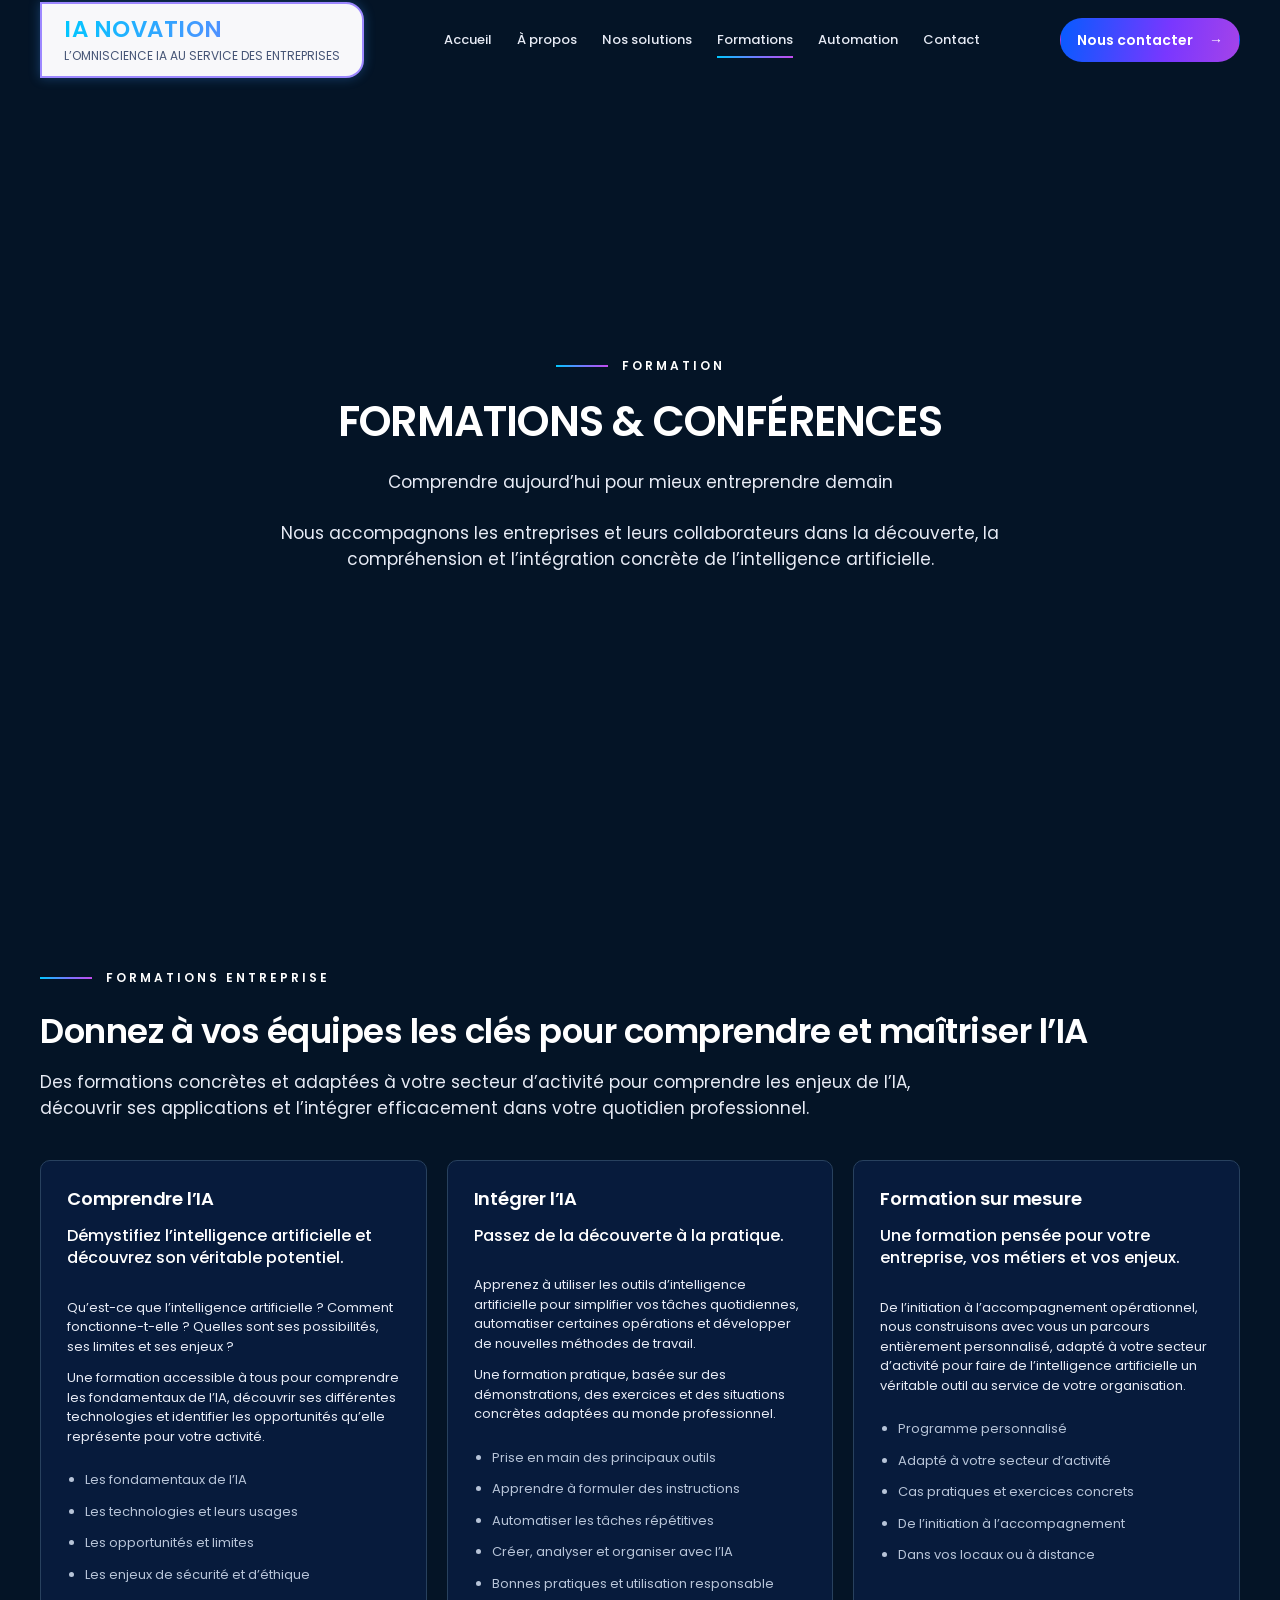
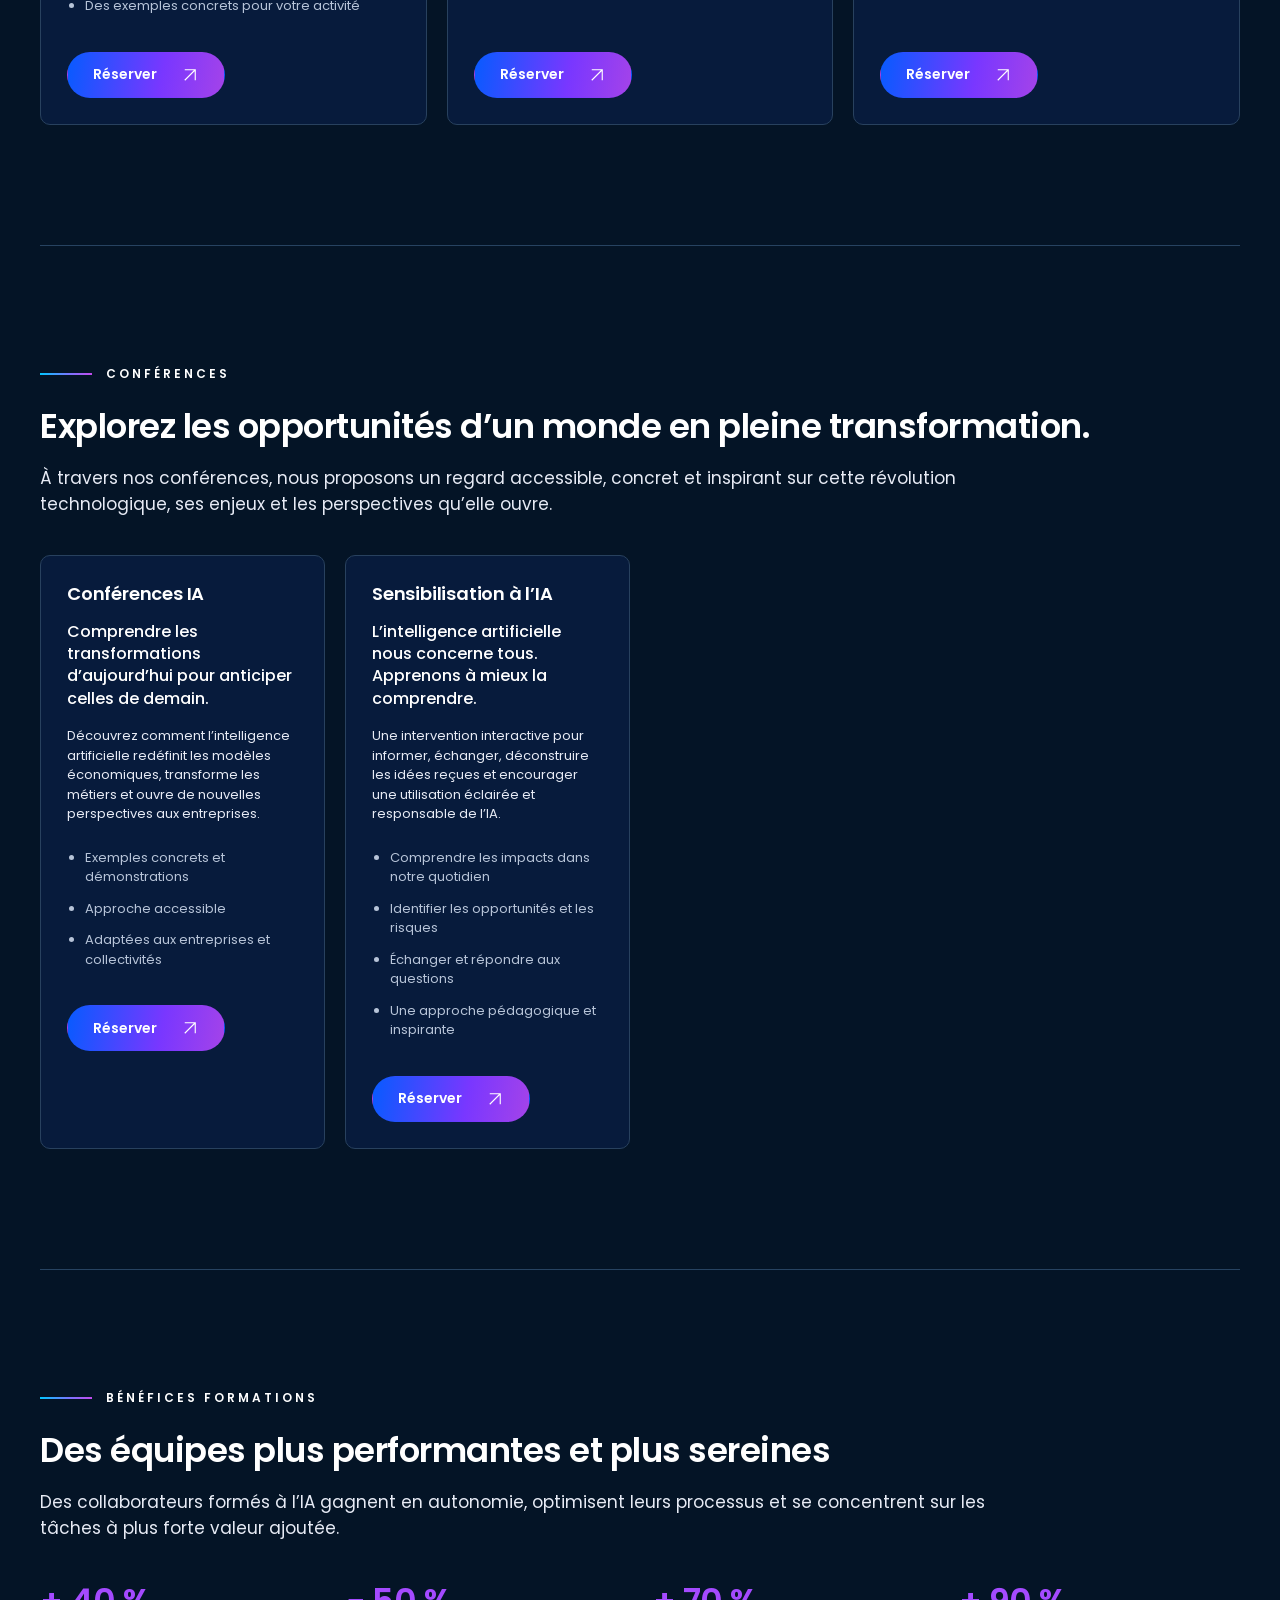
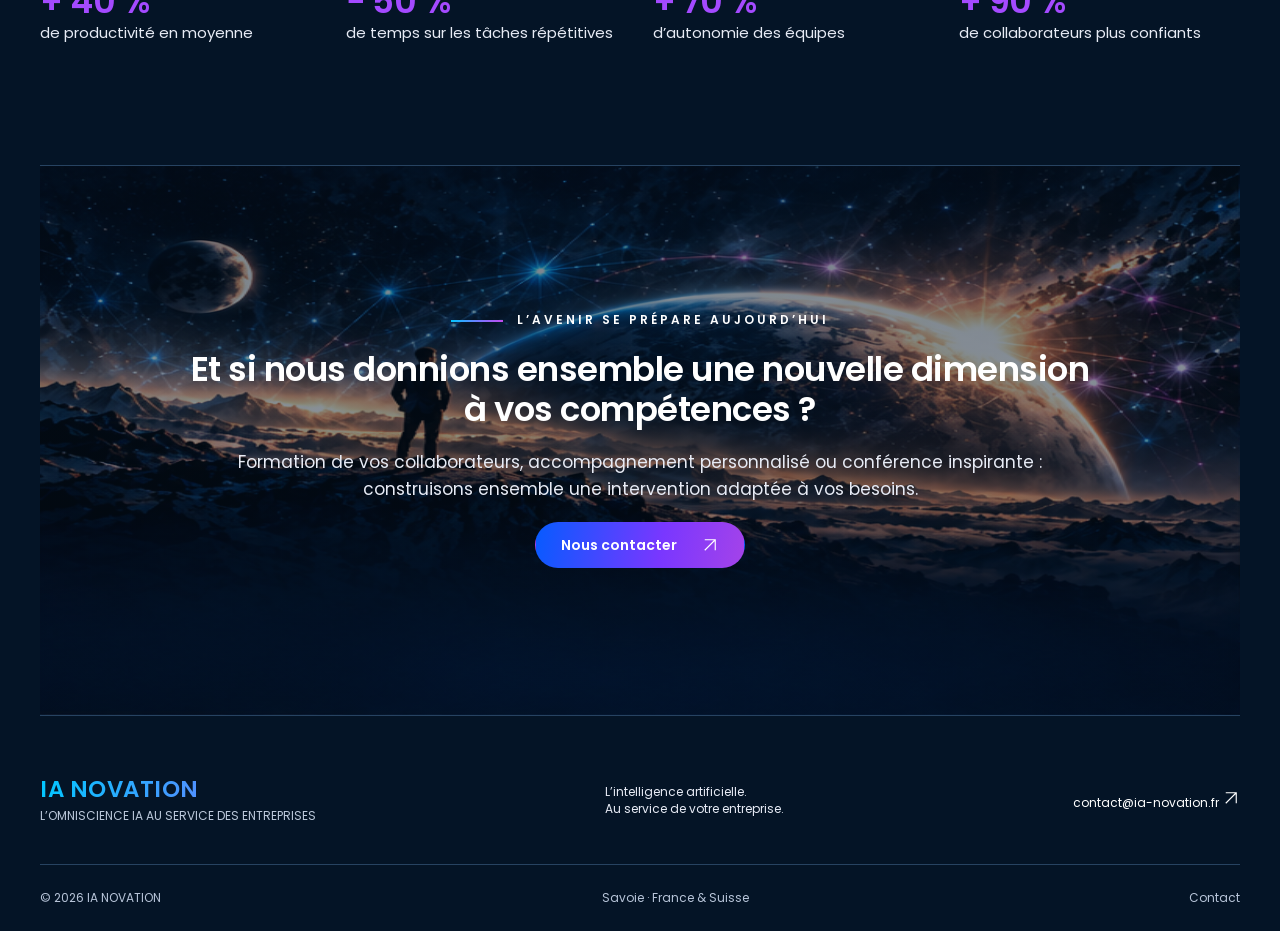
<file: formation.html>
<!doctype html><html lang="fr"><head><meta charset="utf-8"><meta name="viewport" content="width=device-width,initial-scale=1"><meta name="theme-color" content="#041426"><meta name="description" content="IA NOVATION : solutions d’intelligence artificielle, agents IA, applications métier et formations. Une équipe en Savoie pour la France et la Suisse."><title>Formation — IA NOVATION</title><link rel="icon" href="assets/favicon.svg" type="image/svg+xml"><link rel="stylesheet" href="style.css"><link rel="stylesheet" href="typography.css"><script src="app.js" defer></script></head><body><a class="skip" href="#contenu">Aller au contenu</a><header><div class="header-inner wrap"><a href="index.html" class="brand" aria-label="IA NOVATION — Accueil"><span class="brand-name">IA NOVATION<small>L’OMNISCIENCE IA AU SERVICE DES ENTREPRISES</small></span></a><button class="menu-toggle" aria-expanded="false" aria-controls="navigation">Menu <span aria-hidden="true">☰</span></button><nav id="navigation" aria-label="Navigation principale"><a href="index.html">Accueil</a><a href="a-propos.html" >À propos</a><a href="solutions.html" >Nos solutions</a><a href="formation.html" aria-current="page">Formations</a><a href="solutions.html#outils">Automation</a><a href="contact.html" >Contact</a></nav><a class="header-cta button" href="contact.html">Nous contacter <span aria-hidden="true">→</span></a></div></header><main id="contenu"><section class="hero wrap"><div class="hero-copy"><p class="eyebrow">FORMATION</p><h1>FORMATIONS & CONFÉRENCES</h1><p class="lead">Comprendre aujourd’hui pour mieux entreprendre demain</p><p class="hero-description">Nous accompagnons les entreprises et leurs collaborateurs dans la découverte, la compréhension et l’intégration concrète de l’intelligence artificielle.</p><p class="hero-description"></p></div></section><section class="section wrap" id="formations"><div class="section-heading"><p class="eyebrow">FORMATIONS ENTREPRISE</p><h2>Donnez à vos équipes les clés pour comprendre et maîtriser l’IA</h2></div><p class="intro">Des formations concrètes et adaptées à votre secteur d’activité pour comprendre les enjeux de l’IA, découvrir ses applications et l’intégrer efficacement dans votre quotidien professionnel.</p><div class="cards programs"><article class="card"><h3>Comprendre l’IA</h3><h4>Démystifiez l’intelligence artificielle et découvrez son véritable potentiel.</h4><p class="card-text">Qu’est-ce que l’intelligence artificielle ? Comment fonctionne-t-elle ? Quelles sont ses possibilités, ses limites et ses enjeux ?</p><p class="card-text">Une formation accessible à tous pour comprendre les fondamentaux de l’IA, découvrir ses différentes technologies et identifier les opportunités qu’elle représente pour votre activité.</p><ul><li>Les fondamentaux de l’IA</li><li>Les technologies et leurs usages</li><li>Les opportunités et limites</li><li>Les enjeux de sécurité et d’éthique</li><li>Des exemples concrets pour votre activité</li></ul><a class="button " href="contact.html?objet=formation">Réserver<span><svg aria-hidden="true" viewBox="0 0 24 24" width="18" height="18" fill="none" stroke="currentColor" stroke-width="1.5"><path d="M5 19 19 5M5 5h14v14"/></svg></span></a></article><article class="card"><h3>Intégrer l’IA</h3><h4>Passez de la découverte à la pratique.</h4><p class="card-text">Apprenez à utiliser les outils d’intelligence artificielle pour simplifier vos tâches quotidiennes, automatiser certaines opérations et développer de nouvelles méthodes de travail.</p><p class="card-text">Une formation pratique, basée sur des démonstrations, des exercices et des situations concrètes adaptées au monde professionnel.</p><ul><li>Prise en main des principaux outils</li><li>Apprendre à formuler des instructions</li><li>Automatiser les tâches répétitives</li><li>Créer, analyser et organiser avec l’IA</li><li>Bonnes pratiques et utilisation responsable</li></ul><a class="button " href="contact.html?objet=formation">Réserver<span><svg aria-hidden="true" viewBox="0 0 24 24" width="18" height="18" fill="none" stroke="currentColor" stroke-width="1.5"><path d="M5 19 19 5M5 5h14v14"/></svg></span></a></article><article class="card"><h3>Formation sur mesure</h3><h4>Une formation pensée pour votre entreprise, vos métiers et vos enjeux.</h4><p class="card-text">De l’initiation à l’accompagnement opérationnel, nous construisons avec vous un parcours entièrement personnalisé, adapté à votre secteur d’activité pour faire de l’intelligence artificielle un véritable outil au service de votre organisation.</p><ul><li>Programme personnalisé</li><li>Adapté à votre secteur d’activité</li><li>Cas pratiques et exercices concrets</li><li>De l’initiation à l’accompagnement</li><li>Dans vos locaux ou à distance</li></ul><a class="button " href="contact.html?objet=formation">Réserver<span><svg aria-hidden="true" viewBox="0 0 24 24" width="18" height="18" fill="none" stroke="currentColor" stroke-width="1.5"><path d="M5 19 19 5M5 5h14v14"/></svg></span></a></article></div></section><section class="section wrap" id="conferences"><div class="section-heading"><p class="eyebrow">CONFÉRENCES</p><h2>Explorez les opportunités d’un monde en pleine transformation.</h2></div><p class="intro">À travers nos conférences, nous proposons un regard accessible, concret et inspirant sur cette révolution technologique, ses enjeux et les perspectives qu’elle ouvre.</p><div class="cards "><article class="card"><h3>Conférences IA</h3><h4>Comprendre les transformations d’aujourd’hui pour anticiper celles de demain.</h4><p class="card-text">Découvrez comment l’intelligence artificielle redéfinit les modèles économiques, transforme les métiers et ouvre de nouvelles perspectives aux entreprises.</p><ul><li>Exemples concrets et démonstrations</li><li>Approche accessible</li><li>Adaptées aux entreprises et collectivités</li></ul><a class="button " href="contact.html?objet=formation">Réserver<span><svg aria-hidden="true" viewBox="0 0 24 24" width="18" height="18" fill="none" stroke="currentColor" stroke-width="1.5"><path d="M5 19 19 5M5 5h14v14"/></svg></span></a></article><article class="card"><h3>Sensibilisation à l’IA</h3><h4>L’intelligence artificielle nous concerne tous. Apprenons à mieux la comprendre.</h4><p class="card-text">Une intervention interactive pour informer, échanger, déconstruire les idées reçues et encourager une utilisation éclairée et responsable de l’IA.</p><ul><li>Comprendre les impacts dans notre quotidien</li><li>Identifier les opportunités et les risques</li><li>Échanger et répondre aux questions</li><li>Une approche pédagogique et inspirante</li></ul><a class="button " href="contact.html?objet=formation">Réserver<span><svg aria-hidden="true" viewBox="0 0 24 24" width="18" height="18" fill="none" stroke="currentColor" stroke-width="1.5"><path d="M5 19 19 5M5 5h14v14"/></svg></span></a></article></div></section><section class="section wrap" id="benefices"><div class="section-heading"><p class="eyebrow">BÉNÉFICES FORMATIONS</p><h2>Des équipes plus performantes et plus sereines</h2></div><p class="intro">Des collaborateurs formés à l’IA gagnent en autonomie, optimisent leurs processus et se concentrent sur les tâches à plus forte valeur ajoutée.</p><div class="training-benefits"><p><strong>+ 40 %</strong><span>de productivité en moyenne</span></p><p><strong>− 50 %</strong><span>de temps sur les tâches répétitives</span></p><p><strong>+ 70 %</strong><span>d’autonomie des équipes</span></p><p><strong>+ 90 %</strong><span>de collaborateurs plus confiants</span></p></div></section><section class="cta wrap"><p class="eyebrow">L’AVENIR SE PRÉPARE AUJOURD’HUI</p><h2>Et si nous donnions ensemble une nouvelle dimension à vos compétences ?</h2><p class="intro">Formation de vos collaborateurs, accompagnement personnalisé ou conférence inspirante : construisons ensemble une intervention adaptée à vos besoins.</p><a class="button " href="contact.html">Nous contacter<span><svg aria-hidden="true" viewBox="0 0 24 24" width="18" height="18" fill="none" stroke="currentColor" stroke-width="1.5"><path d="M5 19 19 5M5 5h14v14"/></svg></span></a></section></main><footer class="wrap"><div class="footer-top"><a class="brand" href="index.html"><span class="brand-name">IA NOVATION<small>L’OMNISCIENCE IA AU SERVICE DES ENTREPRISES</small></span></a><p>L’intelligence artificielle.<br>Au service de votre entreprise.</p><a href="mailto:contact@ia-novation.fr">contact@ia-novation.fr <svg aria-hidden="true" viewBox="0 0 24 24" width="18" height="18" fill="none" stroke="currentColor" stroke-width="1.5"><path d="M5 19 19 5M5 5h14v14"/></svg></a></div><div class="footer-bottom"><span>© 2026 IA NOVATION</span><span>Savoie · France & Suisse</span><a href="contact.html">Contact</a></div></footer></body></html>
</file>
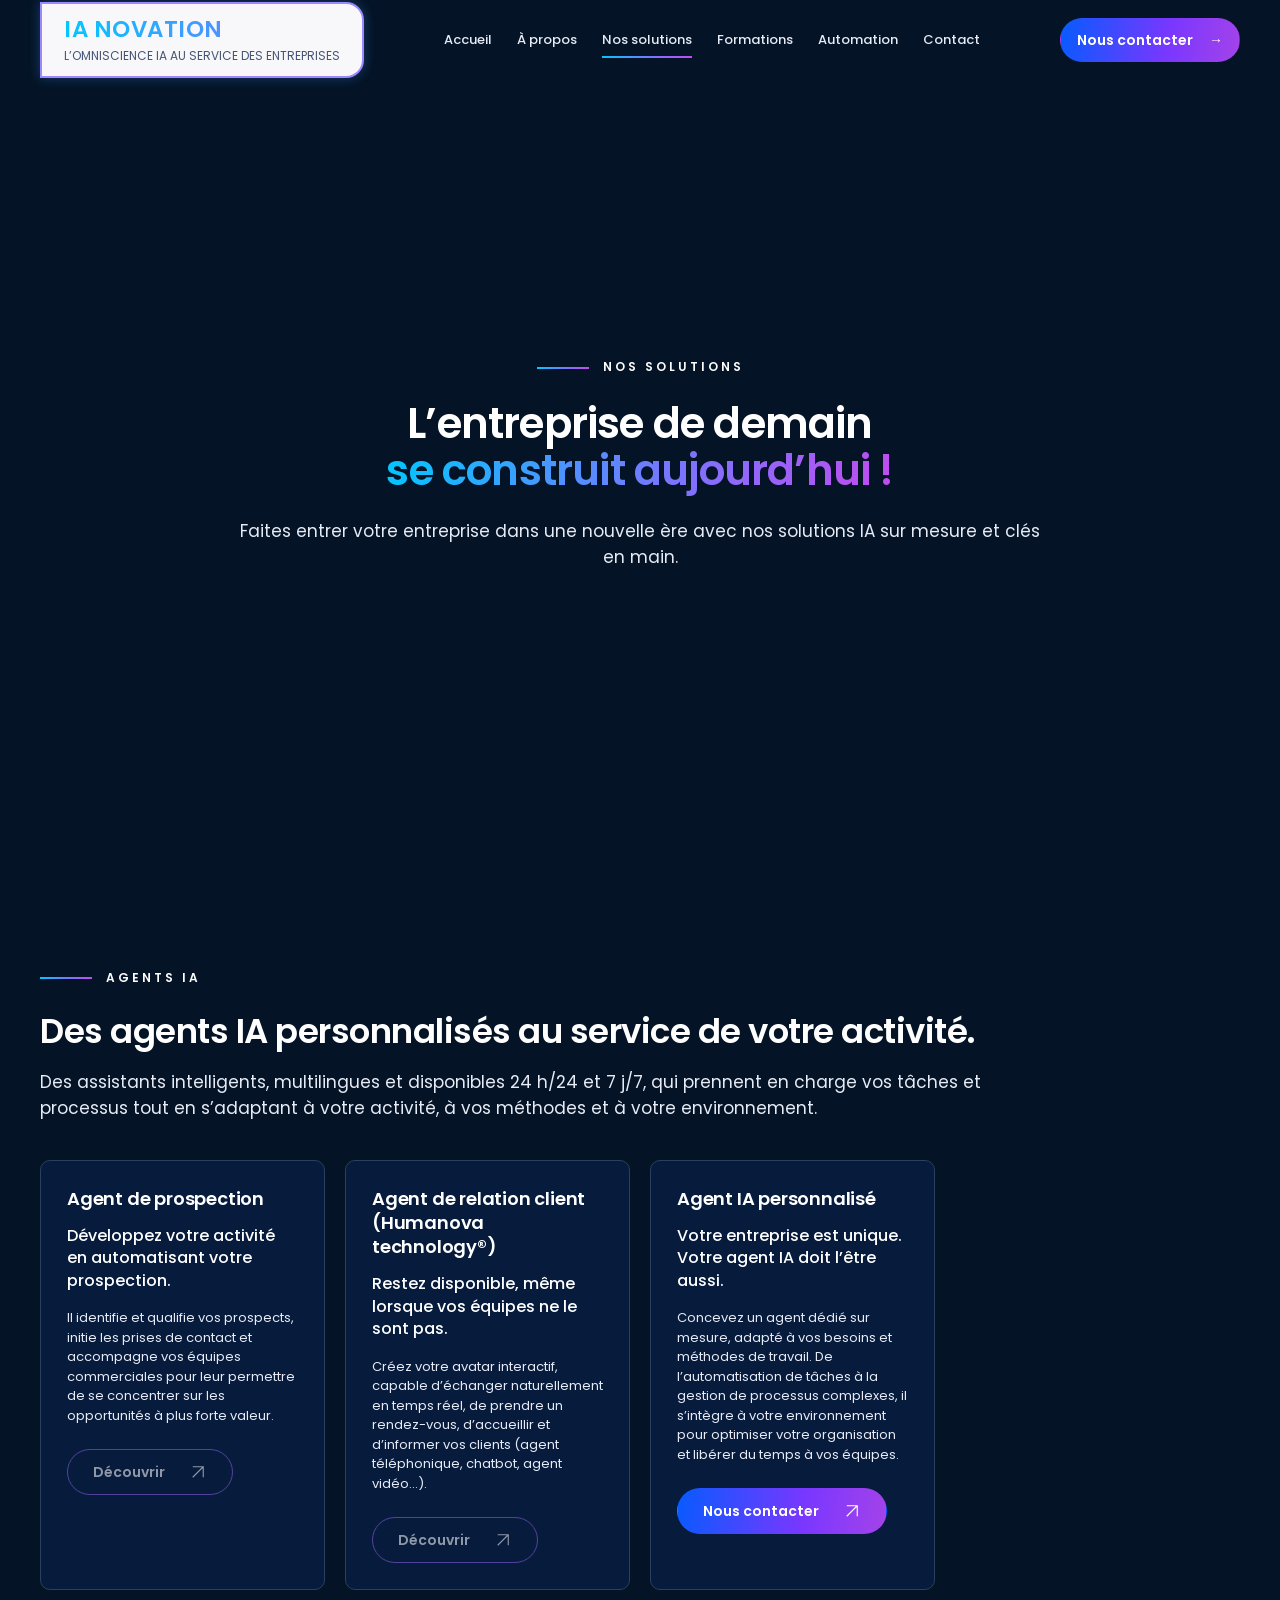
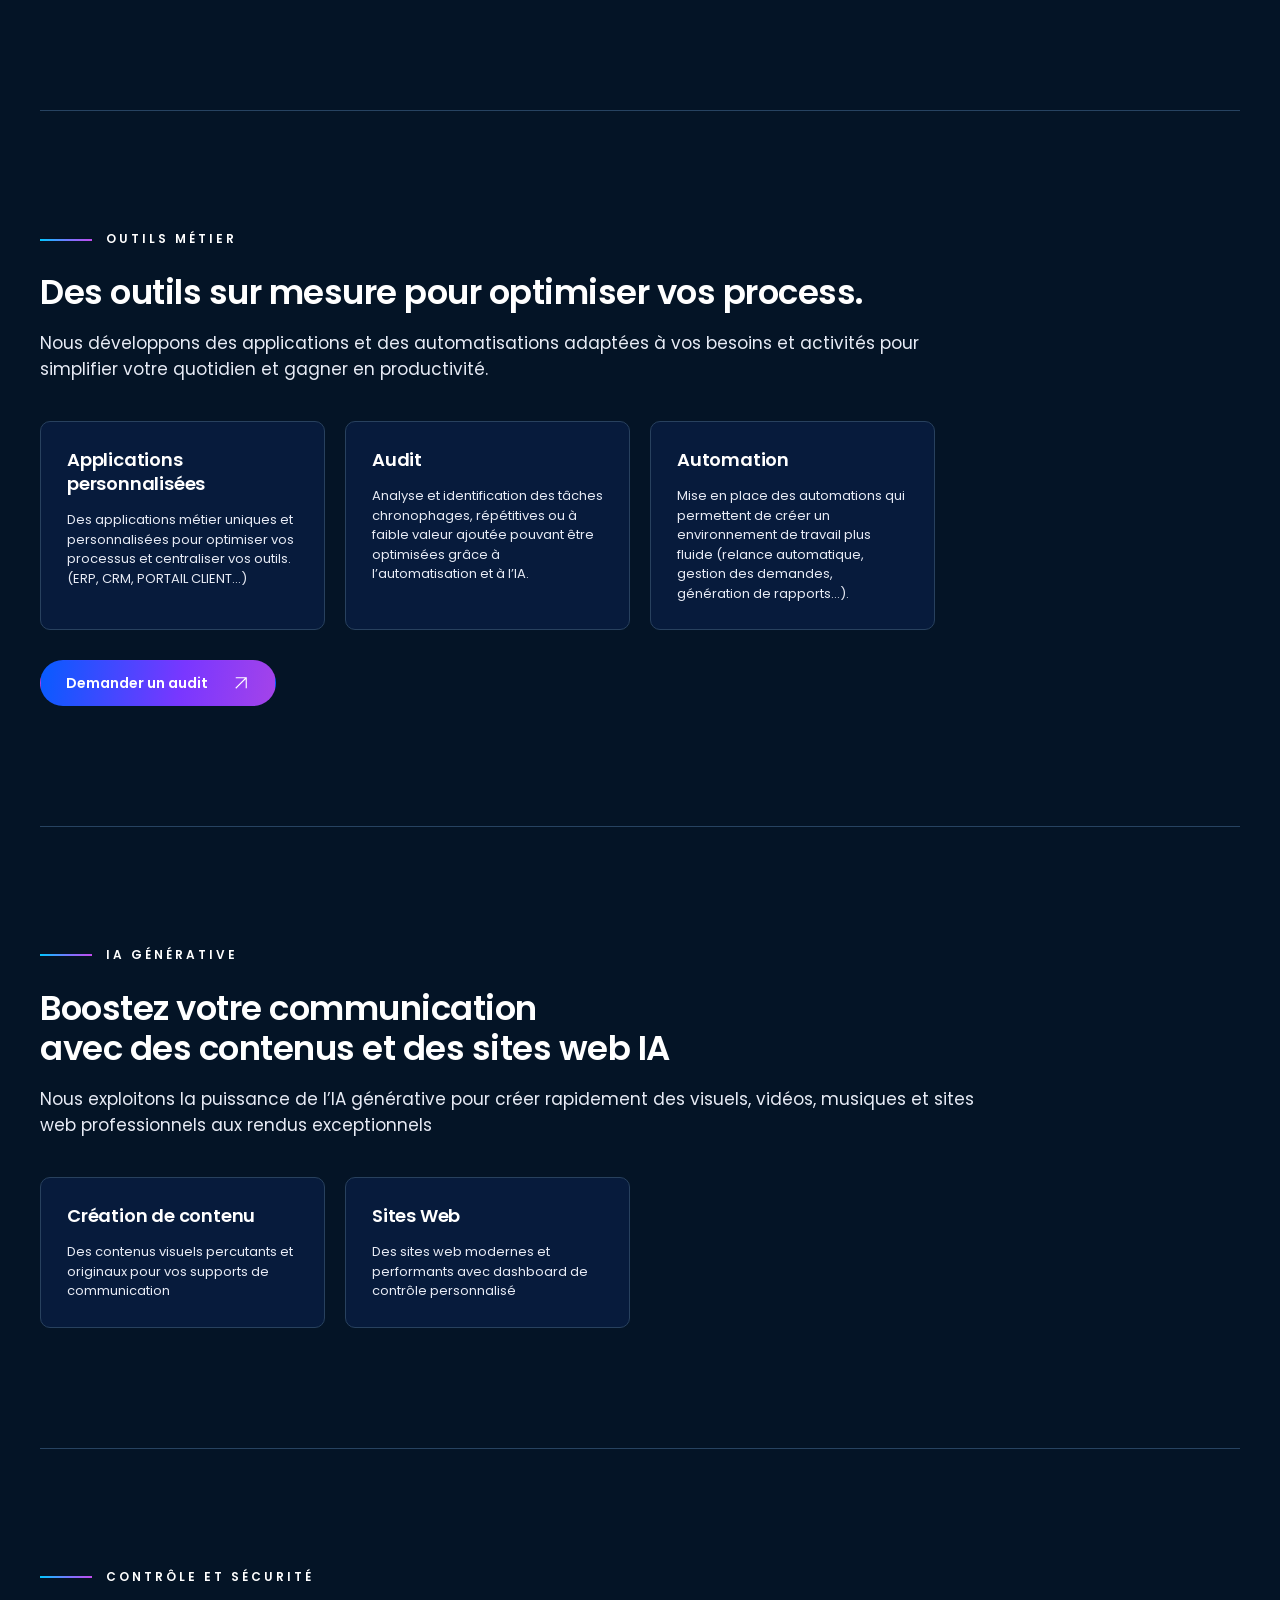
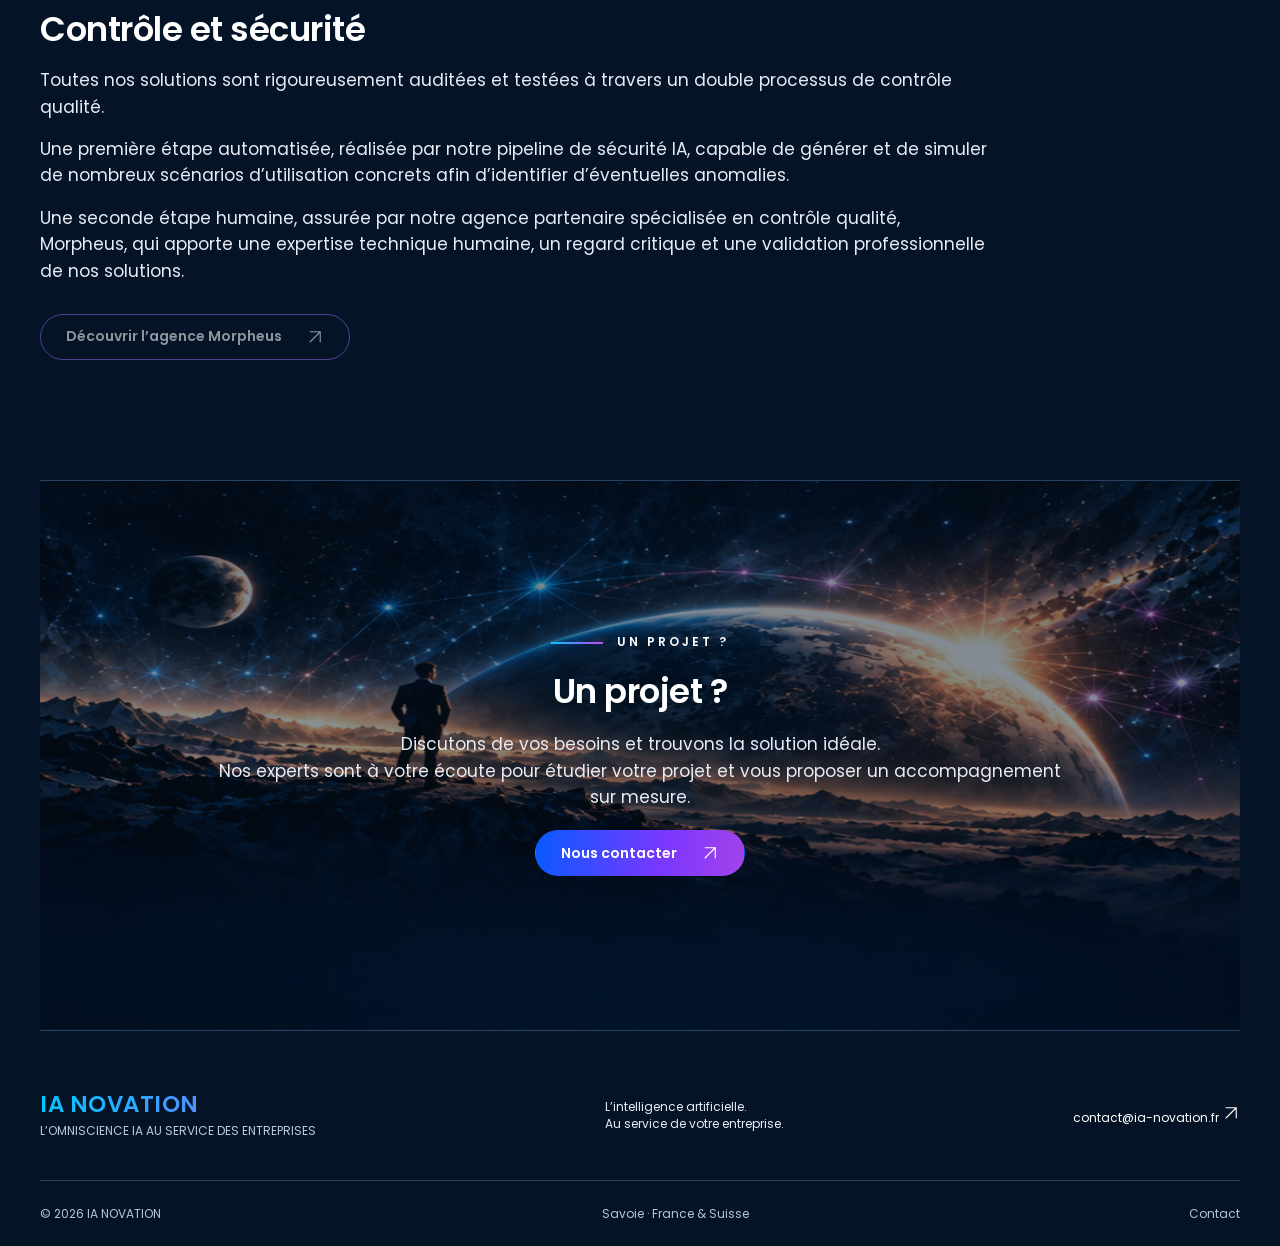
<file: solutions.html>
<!doctype html><html lang="fr"><head><meta charset="utf-8"><meta name="viewport" content="width=device-width,initial-scale=1"><meta name="theme-color" content="#041426"><meta name="description" content="IA NOVATION : solutions d’intelligence artificielle, agents IA, applications métier et formations. Une équipe en Savoie pour la France et la Suisse."><title>Nos solutions — IA NOVATION</title><link rel="icon" href="assets/favicon.svg" type="image/svg+xml"><link rel="stylesheet" href="style.css"><link rel="stylesheet" href="typography.css"><script src="app.js" defer></script></head><body><a class="skip" href="#contenu">Aller au contenu</a><header><div class="header-inner wrap"><a href="index.html" class="brand" aria-label="IA NOVATION — Accueil"><span class="brand-name">IA NOVATION<small>L’OMNISCIENCE IA AU SERVICE DES ENTREPRISES</small></span></a><button class="menu-toggle" aria-expanded="false" aria-controls="navigation">Menu <span aria-hidden="true">☰</span></button><nav id="navigation" aria-label="Navigation principale"><a href="index.html">Accueil</a><a href="a-propos.html" >À propos</a><a href="solutions.html" aria-current="page">Nos solutions</a><a href="formation.html" >Formations</a><a href="solutions.html#outils">Automation</a><a href="contact.html" >Contact</a></nav><a class="header-cta button" href="contact.html">Nous contacter <span aria-hidden="true">→</span></a></div></header><main id="contenu"><section class="hero wrap"><div class="hero-copy"><p class="eyebrow">NOS SOLUTIONS</p><h1>L’entreprise de demain<br><span>se construit aujourd’hui !</span></h1><p class="lead">Faites entrer votre entreprise dans une nouvelle ère avec nos solutions IA sur mesure et clés en main.</p></div></section><section class="section wrap" id="agents"><div class="section-heading"><p class="eyebrow">AGENTS IA</p><h2>Des agents IA personnalisés au service de votre activité.</h2></div><p class="intro">Des assistants intelligents, multilingues et disponibles 24 h/24 et 7 j/7, qui prennent en charge vos tâches et processus tout en s’adaptant à votre activité, à vos méthodes et à votre environnement.</p><div class="cards "><article class="card"><h3>Agent de prospection</h3><h4>Développez votre activité en automatisant votre prospection.</h4><p class="card-text">Il identifie et qualifie vos prospects, initie les prises de contact et accompagne vos équipes commerciales pour leur permettre de se concentrer sur les opportunités à plus forte valeur.</p><button class="button secondary" type="button" disabled title="Lien officiel à fournir">Découvrir<span><svg aria-hidden="true" viewBox="0 0 24 24" width="18" height="18" fill="none" stroke="currentColor" stroke-width="1.5"><path d="M5 19 19 5M5 5h14v14"/></svg></span></button></article><article class="card"><h3>Agent de relation client (Humanova technology®)</h3><h4>Restez disponible, même lorsque vos équipes ne le sont pas.</h4><p class="card-text">Créez votre avatar interactif, capable d’échanger naturellement en temps réel, de prendre un rendez-vous, d’accueillir et d’informer vos clients (agent téléphonique, chatbot, agent vidéo…).</p><button class="button secondary" type="button" disabled title="Lien officiel à fournir">Découvrir<span><svg aria-hidden="true" viewBox="0 0 24 24" width="18" height="18" fill="none" stroke="currentColor" stroke-width="1.5"><path d="M5 19 19 5M5 5h14v14"/></svg></span></button></article><article class="card"><h3>Agent IA personnalisé</h3><h4>Votre entreprise est unique. Votre agent IA doit l’être aussi.</h4><p class="card-text">Concevez un agent dédié sur mesure, adapté à vos besoins et méthodes de travail. De l’automatisation de tâches à la gestion de processus complexes, il s’intègre à votre environnement pour optimiser votre organisation et libérer du temps à vos équipes.</p><a class="button " href="contact.html">Nous contacter<span><svg aria-hidden="true" viewBox="0 0 24 24" width="18" height="18" fill="none" stroke="currentColor" stroke-width="1.5"><path d="M5 19 19 5M5 5h14v14"/></svg></span></a></article></div></section><section class="section wrap" id="outils"><div class="section-heading"><p class="eyebrow">OUTILS MÉTIER</p><h2>Des outils sur mesure pour optimiser vos process.</h2></div><p class="intro">Nous développons des applications et des automatisations adaptées à vos besoins et activités pour simplifier votre quotidien et gagner en productivité.</p><div class="cards "><article class="card"><h3>Applications personnalisées</h3><p class="card-text">Des applications métier uniques et personnalisées pour optimiser vos processus et centraliser vos outils. (ERP, CRM, PORTAIL CLIENT…)</p></article><article class="card"><h3>Audit</h3><p class="card-text">Analyse et identification des tâches chronophages, répétitives ou à faible valeur ajoutée pouvant être optimisées grâce à l’automatisation et à l’IA.</p></article><article class="card"><h3>Automation</h3><p class="card-text">Mise en place des automations qui permettent de créer un environnement de travail plus fluide (relance automatique, gestion des demandes, génération de rapports…).</p></article></div><div class="actions"><a class="button " href="contact.html">Demander un audit<span><svg aria-hidden="true" viewBox="0 0 24 24" width="18" height="18" fill="none" stroke="currentColor" stroke-width="1.5"><path d="M5 19 19 5M5 5h14v14"/></svg></span></a></div></section><section class="section wrap" id="creation"><div class="section-heading"><p class="eyebrow">IA GÉNÉRATIVE</p><h2>Boostez votre communication<br>avec des contenus et des sites web IA</h2></div><p class="intro">Nous exploitons la puissance de l’IA générative pour créer rapidement des visuels, vidéos, musiques et sites web professionnels aux rendus exceptionnels</p><div class="cards "><article class="card"><h3>Création de contenu</h3><p class="card-text">Des contenus visuels percutants et originaux pour vos supports de communication</p></article><article class="card"><h3>Sites Web</h3><p class="card-text">Des sites web modernes et performants avec dashboard de contrôle personnalisé</p></article></div></section><section class="section wrap" id="securite"><div class="section-heading"><p class="eyebrow">CONTRÔLE ET SÉCURITÉ</p><h2>Contrôle et sécurité</h2></div><p class="intro">Toutes nos solutions sont rigoureusement auditées et testées à travers un double processus de contrôle qualité.</p><p class="intro">Une première étape automatisée, réalisée par notre pipeline de sécurité IA, capable de générer et de simuler de nombreux scénarios d’utilisation concrets afin d’identifier d’éventuelles anomalies.</p><p class="intro">Une seconde étape humaine, assurée par notre agence partenaire spécialisée en contrôle qualité, Morpheus, qui apporte une expertise technique humaine, un regard critique et une validation professionnelle de nos solutions.</p><div class="actions"><button class="button secondary" type="button" disabled title="Lien officiel à fournir">Découvrir l’agence Morpheus<span><svg aria-hidden="true" viewBox="0 0 24 24" width="18" height="18" fill="none" stroke="currentColor" stroke-width="1.5"><path d="M5 19 19 5M5 5h14v14"/></svg></span></button></div></section><section class="cta wrap"><p class="eyebrow">UN PROJET ?</p><h2>Un projet ?</h2><p class="intro">Discutons de vos besoins et trouvons la solution idéale.<br>Nos experts sont à votre écoute pour étudier votre projet et vous proposer un accompagnement sur mesure.</p><a class="button " href="contact.html">Nous contacter<span><svg aria-hidden="true" viewBox="0 0 24 24" width="18" height="18" fill="none" stroke="currentColor" stroke-width="1.5"><path d="M5 19 19 5M5 5h14v14"/></svg></span></a></section></main><footer class="wrap"><div class="footer-top"><a class="brand" href="index.html"><span class="brand-name">IA NOVATION<small>L’OMNISCIENCE IA AU SERVICE DES ENTREPRISES</small></span></a><p>L’intelligence artificielle.<br>Au service de votre entreprise.</p><a href="mailto:contact@ia-novation.fr">contact@ia-novation.fr <svg aria-hidden="true" viewBox="0 0 24 24" width="18" height="18" fill="none" stroke="currentColor" stroke-width="1.5"><path d="M5 19 19 5M5 5h14v14"/></svg></a></div><div class="footer-bottom"><span>© 2026 IA NOVATION</span><span>Savoie · France & Suisse</span><a href="contact.html">Contact</a></div></footer></body></html>
</file>
<file: style.css>
@font-face{font-family:Poppins;src:url(assets/poppins-latin-400-normal.woff2) format('woff2');font-weight:400;font-display:swap}@font-face{font-family:Poppins;src:url(assets/poppins-latin-500-normal.woff2) format('woff2');font-weight:500;font-display:swap}@font-face{font-family:Poppins;src:url(assets/poppins-latin-600-normal.woff2) format('woff2');font-weight:600;font-display:swap}
:root{--atlas:url(assets/background-atlas.png);--navy:#041426;--secondary:#071b3c;--text:#e7ebf5;--muted:#b7c4d8;--gradient:linear-gradient(105deg,#00c8ff,#7776ff 55%,#c34bee);--button:linear-gradient(100deg,#075bff,#7937ff 60%,#a443e9)}*{box-sizing:border-box}html{scroll-behavior:smooth;scroll-padding-top:20px}body{margin:0;background:var(--navy);color:var(--text)}a{color:inherit;text-decoration:none}button,input,select,textarea{}a,button{-webkit-tap-highlight-color:transparent}a:focus-visible,button:focus-visible,input:focus-visible,select:focus-visible,textarea:focus-visible{outline:3px solid #00c8ff;outline-offset:4px}h1,h2,h3,h4,h5,h6,p{margin:0}h1,h2,h3{color:inherit}h1{}h2{}h3{}h4{}h5{}h6{}h1 span{background:var(--gradient);background-clip:text;color:transparent}p{color:var(--muted)}.wrap{width:min(1200px,calc(100% - 80px));margin-inline:auto}.skip{position:absolute;top:-100px;left:20px;z-index:20;background:white;color:#041426;padding:12px}.skip:focus{top:12px}header{height:80px;background:#041426;position:relative;z-index:5}.header-inner{height:100%;display:flex;align-items:center;justify-content:space-between;gap:24px}.brand{font-size:23px;font-weight:600;line-height:1.15;letter-spacing:.5px;display:block;flex-shrink:0}.brand-name{background:var(--gradient);background-clip:text;color:transparent}.brand small{display:block;color:#465576;margin-top:5px}.header-inner>.brand{background:#f8f8fa;border:2px solid #9d88ff;border-radius:0 18px 18px 0;padding:14px 22px;box-shadow:0 0 12px #3b95fc55}nav{display:flex;gap:25px;align-items:center;height:100%}nav a{color:#e7ebf5;position:relative;padding:25px 0}nav a[aria-current]:after{content:'';position:absolute;bottom:15px;left:0;right:0;height:2px;background:var(--gradient)}nav a:hover{color:white}.button{display:inline-flex;align-items:center;justify-content:center;gap:24px;min-height:46px;max-width:100%;padding:13px 25px;color:white;border:1px solid transparent;border-radius:28px;background:var(--button);cursor:pointer;transition:filter .15s,transform .15s;white-space:normal}.button:hover{filter:brightness(1.1);transform:translateY(-2px)}.button:disabled{cursor:default;opacity:.55;transform:none;filter:none}.button>span{display:inline-flex;flex-shrink:0}.secondary{background:transparent;border-color:#8f64ed}.header-cta.button{padding:10px 16px;gap:16px;min-height:40px;flex-shrink:0}.menu-toggle{display:none}.hero{height:770px;padding-block:120px;display:flex;align-items:center;justify-content:center;text-align:center}.hero-copy{width:100%;max-width:950px}.eyebrow{display:flex;gap:14px;align-items:center;margin-bottom:24px;color:inherit}.eyebrow:before,.section-rule{content:'';display:block;width:52px;height:2px;background:var(--gradient);flex-shrink:0}.hero .eyebrow{justify-content:center}.hero .lead{margin:24px auto 0;max-width:810px;color:#e7ebf5}.hero-description{max-width:800px;margin:24px auto 0}.hero-description:empty{display:none}.actions{display:flex;align-items:center;flex-wrap:wrap;gap:20px;margin-top:30px}.hero .actions{justify-content:center}.section{padding-block:120px;border-bottom:1px solid #274361}.section-heading{margin-bottom:18px}.section .intro{max-width:950px;margin-top:16px}.cards{display:grid;grid-template-columns:repeat(4,minmax(0,1fr));gap:20px;margin-top:38px}.card{padding:26px;border:1px solid #28415e;border-radius:10px;background:#071b3c}.card h3{margin-bottom:14px}.card h4{margin-bottom:16px}.card p{margin-top:12px}.card .button{margin-top:24px}.card ul{padding-left:18px;margin:24px 0 0}.card li{color:var(--muted);padding-bottom:12px}.feature-panel{padding:32px;border:1px solid #2a4467;border-radius:10px;background:#071b3c;margin-top:30px}.feature-panel p{margin-top:18px}.feature-panel .intro{}.programs{grid-template-columns:repeat(3,minmax(0,1fr))}.programs .card{display:flex;flex-direction:column}.programs .button{align-self:flex-start;margin-top:auto}.programs ul{margin-bottom:24px}.subheading{margin-top:40px}.training-benefits{display:grid;grid-template-columns:repeat(4,1fr);gap:25px;margin-top:40px}.training-benefits strong{display:block;color:#a44aff}.training-benefits span{}.cta{height:550px;padding-block:120px;text-align:center;display:flex;flex-direction:column;align-items:center;justify-content:center;gap:20px;border-bottom:1px solid #274361;background:linear-gradient(#04142688,#04142666),var(--atlas) left top/200% 200%}.cta h2{max-width:900px}.cta p:not(.eyebrow){max-width:850px;color:#e7ebf5}.cta .eyebrow{margin:0}.cta-benefits{list-style:none;display:flex;justify-content:center;flex-wrap:wrap;gap:8px 24px;margin:0;padding:0}.contact-grid{display:grid;grid-template-columns:1fr 1.1fr;gap:65px}.contact-detail{margin-top:32px}.contact-detail h3{margin-bottom:10px}.contact-detail a{color:#57ceff}.contact-detail p{}.contact-grid .feature-panel{margin:0}form label{display:block;margin-top:20px}input,select,textarea{display:block;width:100%;min-width:0;background:#041426;border:1px solid #38526f;color:white;padding:12px;margin-top:8px;border-radius:6px}textarea{resize:vertical}.form-row{display:grid;grid-template-columns:1fr 1fr;gap:16px}form .button{margin-top:24px}form p,form small{}form h3{margin-bottom:16px}form .form-note{margin-top:10px}#form-status{margin-top:20px;color:#8ee4f7}footer{padding-block:60px 0}.footer-top{display:flex;align-items:center;justify-content:space-between;gap:30px;padding-bottom:40px}.footer-top .brand small{color:#bbc8da}.footer-top p,.footer-top>a:last-child{}.footer-bottom{display:flex;justify-content:space-between;gap:18px;padding-block:24px;border-top:1px solid #274361;color:#b7c4d8}.line-icon{width:48px;height:48px;display:block;color:#a445ff}.section-rule{margin:0 auto 22px}
/* Homepage composition follows the supplied full-page mockup. */
.home-page{position:relative}.home-page:before{content:'';position:absolute;top:0;left:0;width:100%;height:850px;z-index:-1;background:linear-gradient(0deg,#041426 1%,#04142688 30%,transparent 80%),var(--atlas) left top/200% 200%;pointer-events:none}.home-page header{background:transparent}.home-page header .wrap{width:calc(100% - 64px);max-width:1360px}.home-page .header-inner{gap:18px}.home-page nav{gap:24px}.home-page .hero{padding-top:220px;padding-bottom:120px;align-items:flex-end;text-align:left}.home-page .hero-copy{display:grid;grid-template-columns:minmax(0,1.75fr) minmax(0,1fr);gap:45px;max-width:none;align-items:center}.home-page .hero h1{}.home-page .hero h1 strong{}.home-page .hero h1 span{background:var(--gradient);background-clip:text}.home-page .hero .lead{max-width:680px;margin:22px 0 0;color:#e7ebf5}.home-page .hero .actions{justify-content:flex-start;margin-top:25px}.hero-promises{border-left:1px solid #bbc7dcaa;padding-left:35px;display:flex;flex-direction:column;gap:38px}.hero-promises p{display:flex;align-items:center;gap:24px;color:#e7ebf5}.hero-promises b{display:block;color:white}.hero-promises .line-icon{width:54px;height:54px;flex-shrink:0}.hero-promises p:first-child .line-icon{color:#367cff}.hero-promises p:nth-child(2) .line-icon{color:#6961ff}.hero-promises p:last-child .line-icon{color:#ba40ee}.home-page .section.wrap{width:100%;max-width:none;padding:120px max(40px,calc((100% - 1200px)/2));margin:0;border:0}.home-page .section-heading{text-align:center}.home-page .section-heading .eyebrow{justify-content:center}.home-page #solutions{color:#10233f;background:linear-gradient(#ffffffdf,#ffffffed),var(--atlas) left bottom/200% 200%;border-top:2px solid #c3e0ee;border-bottom:2px solid #b4d6e8}.home-page #solutions .section-heading h2{background:linear-gradient(100deg,#075bff,#a443e9);background-clip:text;color:transparent;margin:0 0 6px}.section-subtitle{color:#263b55}.home-page #solutions>.intro{text-align:center;max-width:none;margin-top:0;color:#314862}.home-page #solutions .section-heading{margin-bottom:6px}.solution-grid{display:grid;grid-template-columns:repeat(4,minmax(0,1fr));gap:18px;margin-top:30px}.solution-card{min-height:300px;display:flex;flex-direction:column;align-items:center;position:relative;padding:30px 20px 25px;color:#fff;background:radial-gradient(ellipse at 20% 20%,#123858,#071a32 65%,#160e36);border:2px solid #8652cb;border-radius:12px;box-shadow:0 4px 16px #1629471a;transition:transform .2s}.solution-card:nth-child(2){border-color:#555fe9}.solution-card:nth-child(3){border-color:#a43ecb}.solution-card:nth-child(4){border-color:#6844cd}.solution-card:hover{transform:translateY(-4px)}.solution-card .line-icon{color:#00c8ff;margin-bottom:18px}.solution-card:first-child .line-icon{color:#fc825f}.solution-card:nth-child(3) .line-icon{color:#c34bee}.solution-card h3{text-align:center;margin-bottom:14px}.solution-card p{text-align:center;margin-bottom:22px}.circle-arrow{display:flex;align-items:center;justify-content:center;width:42px;height:42px;border:1px solid #b54cff;border-radius:50%;margin-top:auto}.home-page #solutions>.actions{justify-content:center}.home-page #solutions .secondary{color:#3043ff;border-color:#9b58ed}.home-page #approche{background:linear-gradient(90deg,transparent 35%,#020b15bb 62%,#020b15ec),var(--atlas) right top/200% 200%;min-height:930px}.approach-copy{width:49%;margin-left:auto}.home-page #approche .section-heading{text-align:left}.home-page #approche h2{}.home-page #approche h2 strong{}.home-page #approche .intro{margin-top:0;color:#e7ebf5}.steps{display:flex;flex-direction:column;gap:28px;margin:30px 0 0 22px;border-left:1px solid #9950f1;padding:0 0 0 35px}.steps .card{position:relative;background:none;border:0;border-radius:0;padding:0}.steps .card h3{margin-bottom:3px}.steps .card h4{margin-bottom:8px}.steps .card p{margin-top:0;color:#b7c4d8}.step-index{position:absolute;top:0;left:-58px;width:44px;height:44px;border:2px solid #a044eb;border-radius:50%;display:grid;place-items:center;background:#041426}.home-page #approche .actions{padding-left:57px}.home-page #benefices{background:linear-gradient(#04142644,#020b15 90%),var(--atlas) right bottom/200% 200%;text-align:center}.home-page #benefices h2{}.home-page #benefices strong{}.home-page #benefices>.intro{max-width:1150px;margin:12px auto 0;color:#e7ebf5}.home-page #benefices>.intro:first-of-type{}.home-page #benefices .cards{gap:0;margin-top:38px}.home-page #benefices .card{border:0;border-right:1px solid #586d85;border-radius:0;background:transparent;padding:0 24px}.home-page #benefices .card:last-child{border:0}.home-page #benefices .line-icon{margin:0 auto 18px}.home-page #benefices .card h3{}.home-page #benefices .card p{color:#d7dfec}.home-page #engagements{background:linear-gradient(90deg,#fffefaed,#f8f8f7c7 40%,#ffffff60),var(--atlas) left bottom/200% 200%;color:#142b46}.why-intro{width:55%;min-height:310px}.home-page #engagements .section-heading{text-align:left}.home-page #engagements .section-rule{margin-left:0}.home-page #engagements h2{background:linear-gradient(100deg,#075bff,#a443e9);background-clip:text;color:transparent}.home-page #engagements h2 strong{}.home-page #engagements .intro{color:#213c57;margin-top:0}.home-page #engagements .subheading{color:#6537fc;text-align:center;margin:48px 0 0}.home-page #engagements .cards{margin-top:24px}.home-page #engagements .card{background:#ffffffed;border:1px solid #e6e4ee;box-shadow:0 3px 15px #09284c16;border-radius:9px;padding:24px 18px;display:grid;grid-template-columns:35px 1fr;gap:10px;align-content:start}.home-page #engagements .line-icon{width:32px;height:32px;grid-row:span 2;color:#7c47ff}.home-page #engagements .card h3{margin:0}.home-page #engagements .card p{grid-column:2;margin:0;color:#405570}.home-page #references{background:#fff;color:#4040ff;text-align:center;border-block:1px solid #dae1eb}.home-page #references h2{}.partners{display:grid;grid-template-columns:repeat(9,minmax(0,1fr));gap:14px;margin-top:28px}.partners span{display:flex;align-items:center;justify-content:center;min-height:90px;padding:12px 7px;background:#fff;border:1px solid #e4e7ed;box-shadow:0 3px 14px #22374e12;border-radius:8px;color:#20324a}.home-page .cta{width:100%;max-width:none;padding-inline:40px;background:linear-gradient(#020b1555,#020b1533),var(--atlas) left top/200% 200%;border-top:35px solid #020b15}.home-page .cta .section-rule{margin:0}.home-page footer{padding-top:45px}
@media(min-width:1600px){.wrap{width:min(1280px,calc(100% - 120px))}.home-page .section.wrap{padding-inline:max(60px,calc((100% - 1280px)/2))}}
@media(max-width:1199px){h1{}h2{}h3{}.wrap{width:calc(100% - 48px)}nav{gap:20px}.header-cta.button{display:none}.home-page header .wrap{width:calc(100% - 32px)}.brand{font-size:19px}.header-inner>.brand{padding:12px}.home-page nav{gap:17px}.home-page .hero-copy{gap:30px;grid-template-columns:minmax(0,1.75fr) minmax(0,1fr)}.hero-promises{padding-left:24px}.hero-promises p{gap:15px}.hero-promises b{}.hero-promises .line-icon{width:40px;height:40px}.home-page .hero .lead{}.home-page .section.wrap{padding-inline:24px}.solution-grid{gap:12px}.solution-card{padding:24px 14px}.solution-card h3{}.solution-card p{}.cards{grid-template-columns:repeat(2,minmax(0,1fr))}.programs{grid-template-columns:1fr}.home-page #benefices .cards{grid-template-columns:repeat(4,minmax(0,1fr))}.home-page #benefices .card{padding-inline:16px}.home-page #benefices .card h3{}.home-page #benefices .card p{}.partners{grid-template-columns:repeat(5,minmax(0,1fr))}.contact-grid{gap:30px}.why-intro{width:65%}.home-page #engagements .cards{grid-template-columns:repeat(4,minmax(0,1fr))}.home-page #engagements .card{display:block;padding:18px 14px}.home-page #engagements .line-icon{margin-bottom:16px}.home-page #engagements .card h3{margin-bottom:12px}.home-page #engagements .card p{}}
@media(max-width:767px){h1{}h2{}h3{}body{}.wrap{width:calc(100% - 40px)}.brand{font-size:19px}.brand small{}.menu-toggle{display:flex;align-items:center;gap:12px;padding:9px 14px;background:#041426cc;border:1px solid #5f6b86;border-radius:24px;color:white}nav{display:none;position:absolute;top:80px;left:0;right:0;background:#071b3c;height:auto;padding:16px 20px;border-block:1px solid #2c4768;box-shadow:0 15px 30px #0005}nav.open{display:flex;flex-direction:column;align-items:stretch;gap:0}nav a{padding:14px}nav a[aria-current]:after{bottom:7px;left:14px;right:auto;width:35px}.hero{height:auto;min-height:770px;padding-block:120px}.hero .lead,.hero-description{}.eyebrow{}.section{padding-block:120px}.section .intro{}.cards,.solution-grid{grid-template-columns:1fr}.button{padding:13px 24px}.cta{height:auto;min-height:550px;padding-block:120px}.cta h2{}.contact-grid{grid-template-columns:1fr;gap:45px}.form-row{grid-template-columns:1fr;gap:0}.feature-panel{padding:24px}.training-benefits{grid-template-columns:repeat(2,1fr)}.training-benefits strong{}.footer-top{flex-direction:column;align-items:flex-start;gap:24px}.footer-bottom{flex-wrap:wrap}.home-page .hero{min-height:770px;padding:220px 0 120px;align-items:flex-end}.home-page .hero-copy{grid-template-columns:1fr;gap:36px}.home-page .hero h1{}.home-page .hero h1 br:last-child{display:none}.home-page:before{height:1100px;background-size:auto 200%;background-position:18% top}.home-page .hero .lead{}.hero-promises{border-left:0;border-top:1px solid #b7c4d866;padding:28px 0 0;gap:22px}.hero-promises p{gap:20px}.hero-promises b{}.hero-promises .line-icon{width:36px;height:36px}.home-page .section.wrap{padding:120px 20px}.home-page #solutions .section-subtitle{}.home-page #solutions>.intro{margin-top:16px}.solution-grid{grid-template-columns:repeat(2,minmax(0,1fr));gap:14px}.solution-card{padding:24px 12px;min-height:300px}.solution-card h3{}.solution-card p{}.solution-card .line-icon{width:40px;height:40px}.home-page #solutions .actions{gap:14px}.home-page #approche{background:linear-gradient(#020b15b0,#020b15ed 50%),var(--atlas) right top/200% 200%;min-height:0}.approach-copy{width:100%}.home-page #approche .intro{}.steps{padding-left:32px;gap:28px}.steps .card{padding:0}.step-index{left:-55px}.home-page #approche .actions{padding-left:54px}.home-page #benefices>.intro{}.home-page #benefices .cards{grid-template-columns:repeat(2,minmax(0,1fr));row-gap:35px}.home-page #benefices .card{padding-inline:12px}.home-page #benefices .card:nth-child(2){border:0}.home-page #benefices .card h3{}.home-page #benefices .card p{}.why-intro{width:100%;min-height:0}.home-page #engagements{background:linear-gradient(#fffffff0,#ffffffe0),var(--atlas) left bottom/200% 200%}.home-page #engagements .subheading{}.home-page #engagements .cards{grid-template-columns:1fr}.home-page #engagements .card{display:grid;grid-template-columns:34px 1fr;padding:24px;gap:10px 14px}.home-page #engagements .card h3{margin:0}.home-page #engagements .card p{}.home-page #references h2{}.partners{grid-template-columns:repeat(3,minmax(0,1fr));gap:12px}.partners span{}.home-page .cta{padding:120px 20px;height:auto;min-height:550px;border-top-width:25px}.home-page .cta p{}.home-page .header-inner>.brand{border-radius:0 12px 12px 0;padding:10px}.home-page .header-inner{gap:12px}.home-page header .wrap{width:calc(100% - 24px)}}
@media(max-width:359px){.solution-grid{grid-template-columns:1fr}.home-page .hero h1{}}
@media(prefers-reduced-motion:reduce){html{scroll-behavior:auto}*,*:before,*:after{transition:none!important}}
</file>
<file: typography.css>
/* IA NOVATION — values transcribed from the supplied typography chart.
   Content roles live here; section/layout rules must not override them. */
:root {
  --type-h1: 42px;
  --type-h2: 34px;
  --type-h3: 18px;
  --type-body: 15px;
  --type-lead: 17px;
  --type-eyebrow: 12px;
  --type-micro: 12px;
  --text: #ffffff;
  --text-secondary: #e7ebf5;
  --text-discreet: #b7c4d8;
}

body {
  font-family: Poppins, sans-serif;
  font-weight: 400;
  font-size: var(--type-body);
  line-height: 1.55;
  letter-spacing: 0;
}
p { color: var(--text-secondary); }
button, input, select, textarea { font-family: inherit; }
b, strong { font-weight: 600; }

h1 {
  font-size: var(--type-h1);
  font-weight: 600;
  line-height: 1.12;
  letter-spacing: -0.8px;
}
h2 {
  font-size: var(--type-h2);
  font-weight: 600;
  line-height: 1.18;
  letter-spacing: -0.5px;
}
h3 {
  font-size: var(--type-h3);
  font-weight: 600;
  line-height: 1.35;
  letter-spacing: -0.2px;
}
h4 {
  font-size: 16px;
  font-weight: 500;
  line-height: 1.4;
  letter-spacing: 0;
}
h5 {
  font-size: 14px;
  font-weight: 600;
  line-height: 1.4;
  letter-spacing: 0;
}
h6 {
  font-size: var(--type-micro);
  font-weight: 600;
  line-height: 1.4;
  letter-spacing: 1.5px;
}
h1 strong, h2 strong, h3 strong, h4 strong, h5 strong, h6 strong {
  font-weight: inherit;
}

.eyebrow {
  font-size: var(--type-eyebrow);
  font-weight: 600;
  line-height: 1.4;
  letter-spacing: 3px;
}
.lead, .intro, .hero-description, .section-subtitle {
  font-size: var(--type-lead);
  font-weight: 400;
  line-height: 1.55;
  letter-spacing: 0;
}
.card-text, .card p, .card li, .solution-card p, .cta-benefits {
  font-size: 13px;
  font-weight: 400;
  line-height: 1.5;
  letter-spacing: 0;
}
small, .brand small, .footer-top p, .footer-top > a:last-child, .footer-bottom,
.form-note, #form-status, .partners span {
  font-size: 12px;
  font-weight: 400;
  line-height: 1.45;
  letter-spacing: 0;
}
.button, .header-cta.button, .menu-toggle {
  font-size: 14px;
  font-weight: 600;
  line-height: 1.2;
  letter-spacing: 0;
}
.header-cta.button { min-height: 44px; }
nav a {
  font-size: 13px;
  font-weight: 500;
  line-height: 1.2;
  letter-spacing: 0;
}
.hero-promises p, .contact-detail p, form > p {
  font-size: var(--type-body);
  font-weight: 400;
  line-height: 1.55;
  letter-spacing: 0;
}
form > .form-note, form > #form-status {
  font-size: 12px;
  line-height: 1.45;
}
.hero-promises b {
  font-size: var(--type-h3);
  font-weight: 600;
  line-height: 1.35;
  letter-spacing: -0.2px;
}
form label {
  font-size: 14px;
  font-weight: 600;
  line-height: 1.4;
  letter-spacing: 0;
}
input, select, textarea {
  font-size: var(--type-body);
  font-weight: 400;
  line-height: 1.55;
  letter-spacing: 0;
}
.step-index {
  font-size: var(--type-micro);
  font-weight: 600;
  line-height: 1.4;
  letter-spacing: 1.5px;
}
.training-benefits strong {
  font-size: var(--type-h2);
  font-weight: 600;
  line-height: 1.18;
  letter-spacing: -0.5px;
}
.training-benefits span {
  font-size: var(--type-body);
  font-weight: 400;
  line-height: 1.55;
  letter-spacing: 0;
}

@media (max-width: 1199px) {
  :root { --type-h1: 36px; --type-h2: 30px; --type-h3: 17px; --type-lead: 15px; }
}
@media (max-width: 767px) {
  :root {
    --type-h1: 30px;
    --type-h2: 26px;
    --type-h3: 17px;
    --type-body: 15px;
    --type-eyebrow: 11px;
    --type-micro: 11px;
  }
}

/* At narrow tablet widths, preserve legible type instead of shrinking it. */
@media (min-width: 768px) and (max-width: 1023px) {
  .header-cta.button { display: none; }
  .menu-toggle {
    display: flex;
    align-items: center;
    gap: 12px;
    padding: 9px 14px;
    background: #041426cc;
    border: 1px solid #5f6b86;
    border-radius: 24px;
    color: #fff;
  }
  nav {
    display: none;
    position: absolute;
    top: 80px;
    left: 0;
    right: 0;
    height: auto;
    background: #071b3c;
    padding: 16px 20px;
    border-block: 1px solid #2c4768;
    box-shadow: 0 15px 30px #0005;
  }
  nav.open { display: flex; flex-direction: column; align-items: stretch; gap: 0; }
  nav a { padding: 14px; }
  nav a[aria-current]::after { bottom: 7px; left: 14px; right: auto; width: 35px; }
}

.header-inner > .brand { padding-block: 12px; }
@media (max-width: 767px) {
  /* The full tagline stays legible in the footer; keep mobile navigation compact. */
  .header-inner > .brand small { display: none; }
}
</file>
